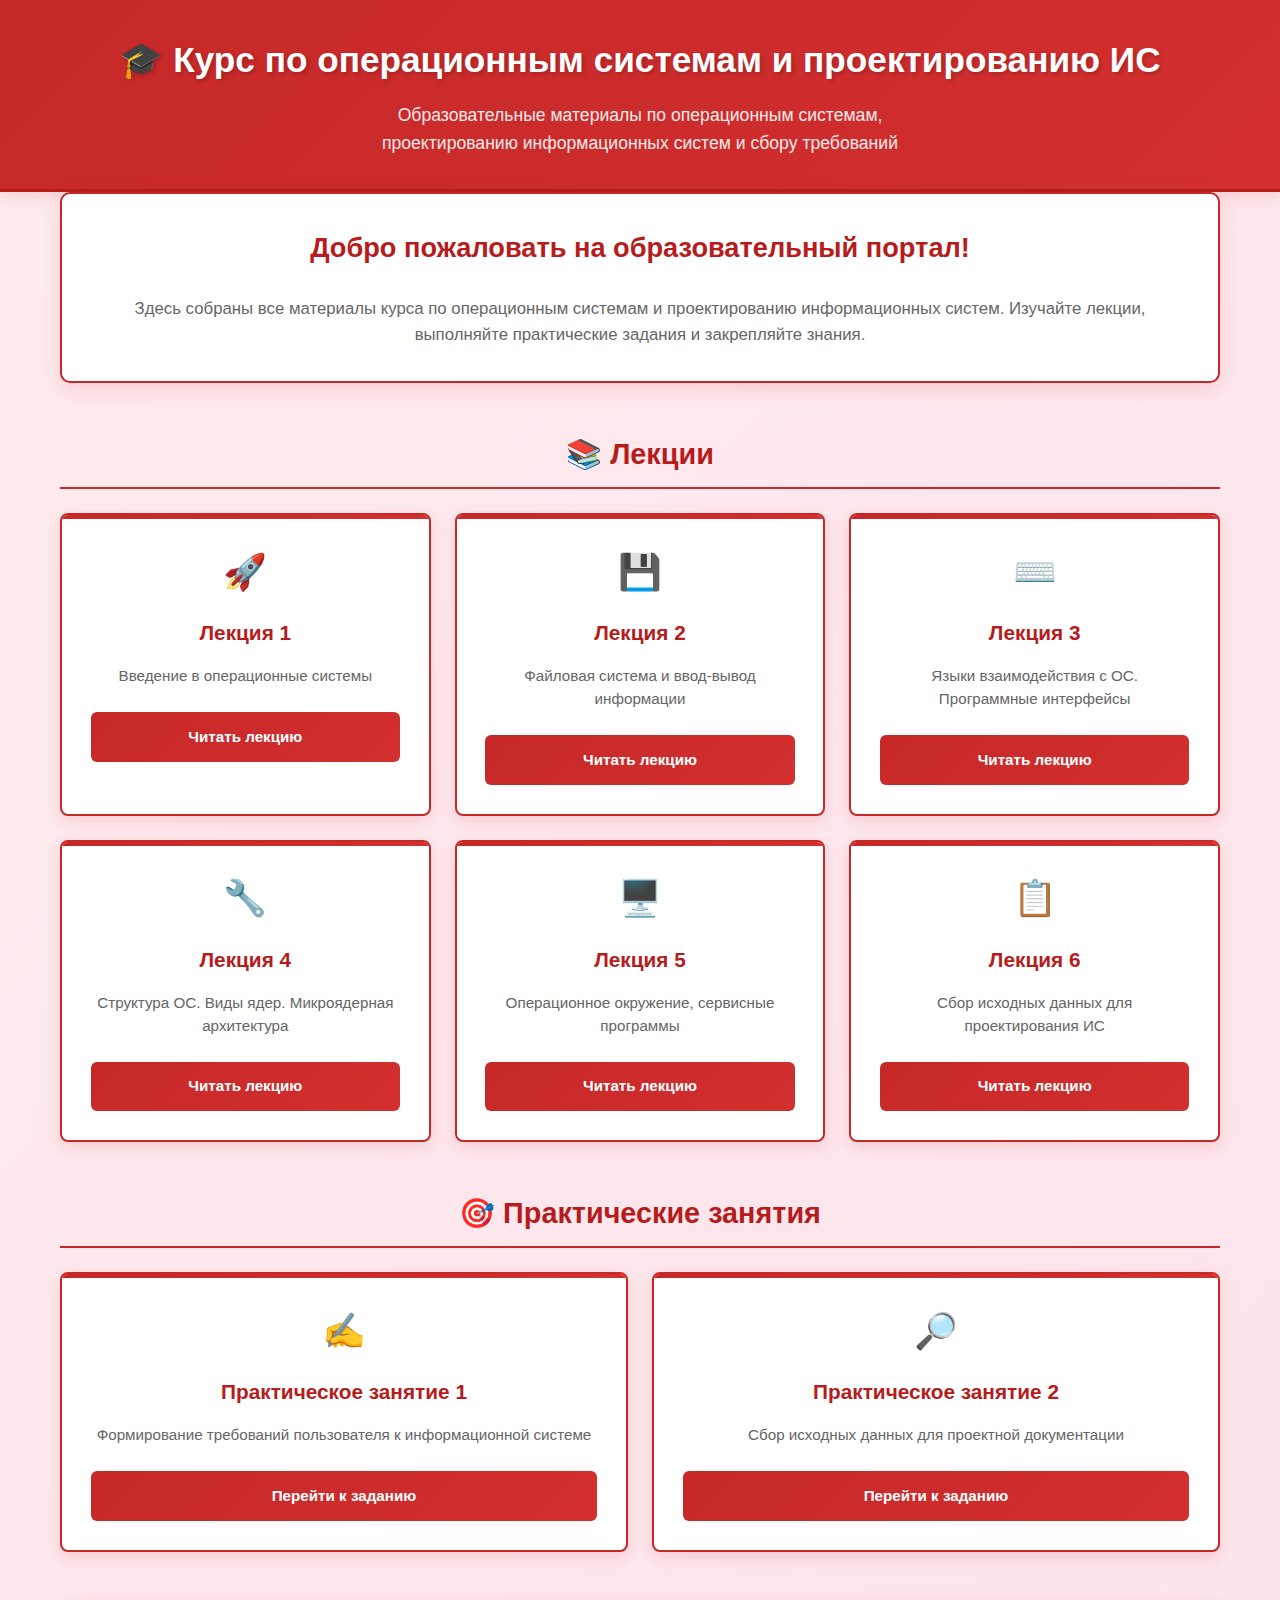
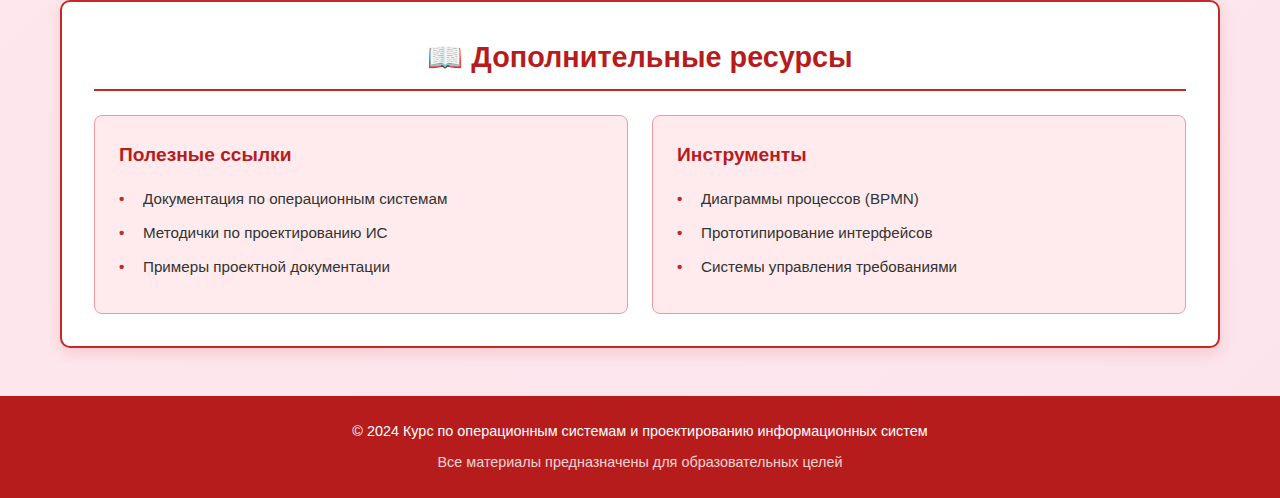
<file: index.html>
<!DOCTYPE html>
<html lang="ru">
<head>
    <meta charset="UTF-8">
    <meta name="viewport" content="width=device-width, initial-scale=1.0">
    <title>Курс по операционным системам и проектированию ИС</title>
    <link rel="stylesheet" href="style.css">
</head>
<body>
    <header>
        <div class="container">
            <h1>🎓 Курс по операционным системам и проектированию ИС</h1>
            <p>Образовательные материалы по операционным системам, проектированию информационных систем и сбору требований</p>
        </div>
    </header>

    <main class="container">
        <section class="intro-section">
            <div class="welcome-card">
                <h2>Добро пожаловать на образовательный портал!</h2>
                <p>Здесь собраны все материалы курса по операционным системам и проектированию информационных систем. Изучайте лекции, выполняйте практические задания и закрепляйте знания.</p>
            </div>
        </section>

        <section class="lectures-section">
            <h2>📚 Лекции</h2>
            <div class="cards-grid">
                <div class="card">
                    <div class="card-icon">🚀</div>
                    <h3>Лекция 1</h3>
                    <p>Введение в операционные системы</p>
                    <a href="lectures/lecture1.html" class="btn">Читать лекцию</a>
                </div>
                <div class="card">
                    <div class="card-icon">💾</div>
                    <h3>Лекция 2</h3>
                    <p>Файловая система и ввод-вывод информации</p>
                    <a href="lectures/lecture2.html" class="btn">Читать лекцию</a>
                </div>
                <div class="card">
                    <div class="card-icon">⌨️</div>
                    <h3>Лекция 3</h3>
                    <p>Языки взаимодействия с ОС. Программные интерфейсы</p>
                    <a href="lectures/lecture3.html" class="btn">Читать лекцию</a>
                </div>
                <div class="card">
                    <div class="card-icon">🔧</div>
                    <h3>Лекция 4</h3>
                    <p>Структура ОС. Виды ядер. Микроядерная архитектура</p>
                    <a href="lectures/lecture4.html" class="btn">Читать лекцию</a>
                </div>
                <div class="card">
                    <div class="card-icon">🖥️</div>
                    <h3>Лекция 5</h3>
                    <p>Операционное окружение, сервисные программы</p>
                    <a href="lectures/lecture5.html" class="btn">Читать лекцию</a>
                </div>
                <div class="card">
                    <div class="card-icon">📋</div>
                    <h3>Лекция 6</h3>
                    <p>Сбор исходных данных для проектирования ИС</p>
                    <a href="lectures/lecture6.html" class="btn">Читать лекцию</a>
                </div>
            </div>
        </section>

        <section class="practical-section">
            <h2>🎯 Практические занятия</h2>
            <div class="cards-grid">
                <div class="card">
                    <div class="card-icon">✍️</div>
                    <h3>Практическое занятие 1</h3>
                    <p>Формирование требований пользователя к информационной системе</p>
                    <a href="practical/practical1.html" class="btn">Перейти к заданию</a>
                </div>
                <div class="card">
                    <div class="card-icon">🔎</div>
                    <h3>Практическое занятие 2</h3>
                    <p>Сбор исходных данных для проектной документации</p>
                    <a href="practical/practical2.html" class="btn">Перейти к заданию</a>
                </div>
            </div>
        </section>

        <section class="resources-section">
            <h2>📖 Дополнительные ресурсы</h2>
            <div class="resources-grid">
                <div class="resource-card">
                    <h3>Полезные ссылки</h3>
                    <ul>
                        <li><a href="#">Документация по операционным системам</a></li>
                        <li><a href="#">Методички по проектированию ИС</a></li>
                        <li><a href="#">Примеры проектной документации</a></li>
                    </ul>
                </div>
                <div class="resource-card">
                    <h3>Инструменты</h3>
                    <ul>
                        <li><a href="#">Диаграммы процессов (BPMN)</a></li>
                        <li><a href="#">Прототипирование интерфейсов</a></li>
                        <li><a href="#">Системы управления требованиями</a></li>
                    </ul>
                </div>
            </div>
        </section>
    </main>

    <footer>
        <div class="container">
            <p>&copy; 2024 Курс по операционным системам и проектированию информационных систем</p>
            <p>Все материалы предназначены для образовательных целей</p>
        </div>
    </footer>
</body>
</html>
</file>
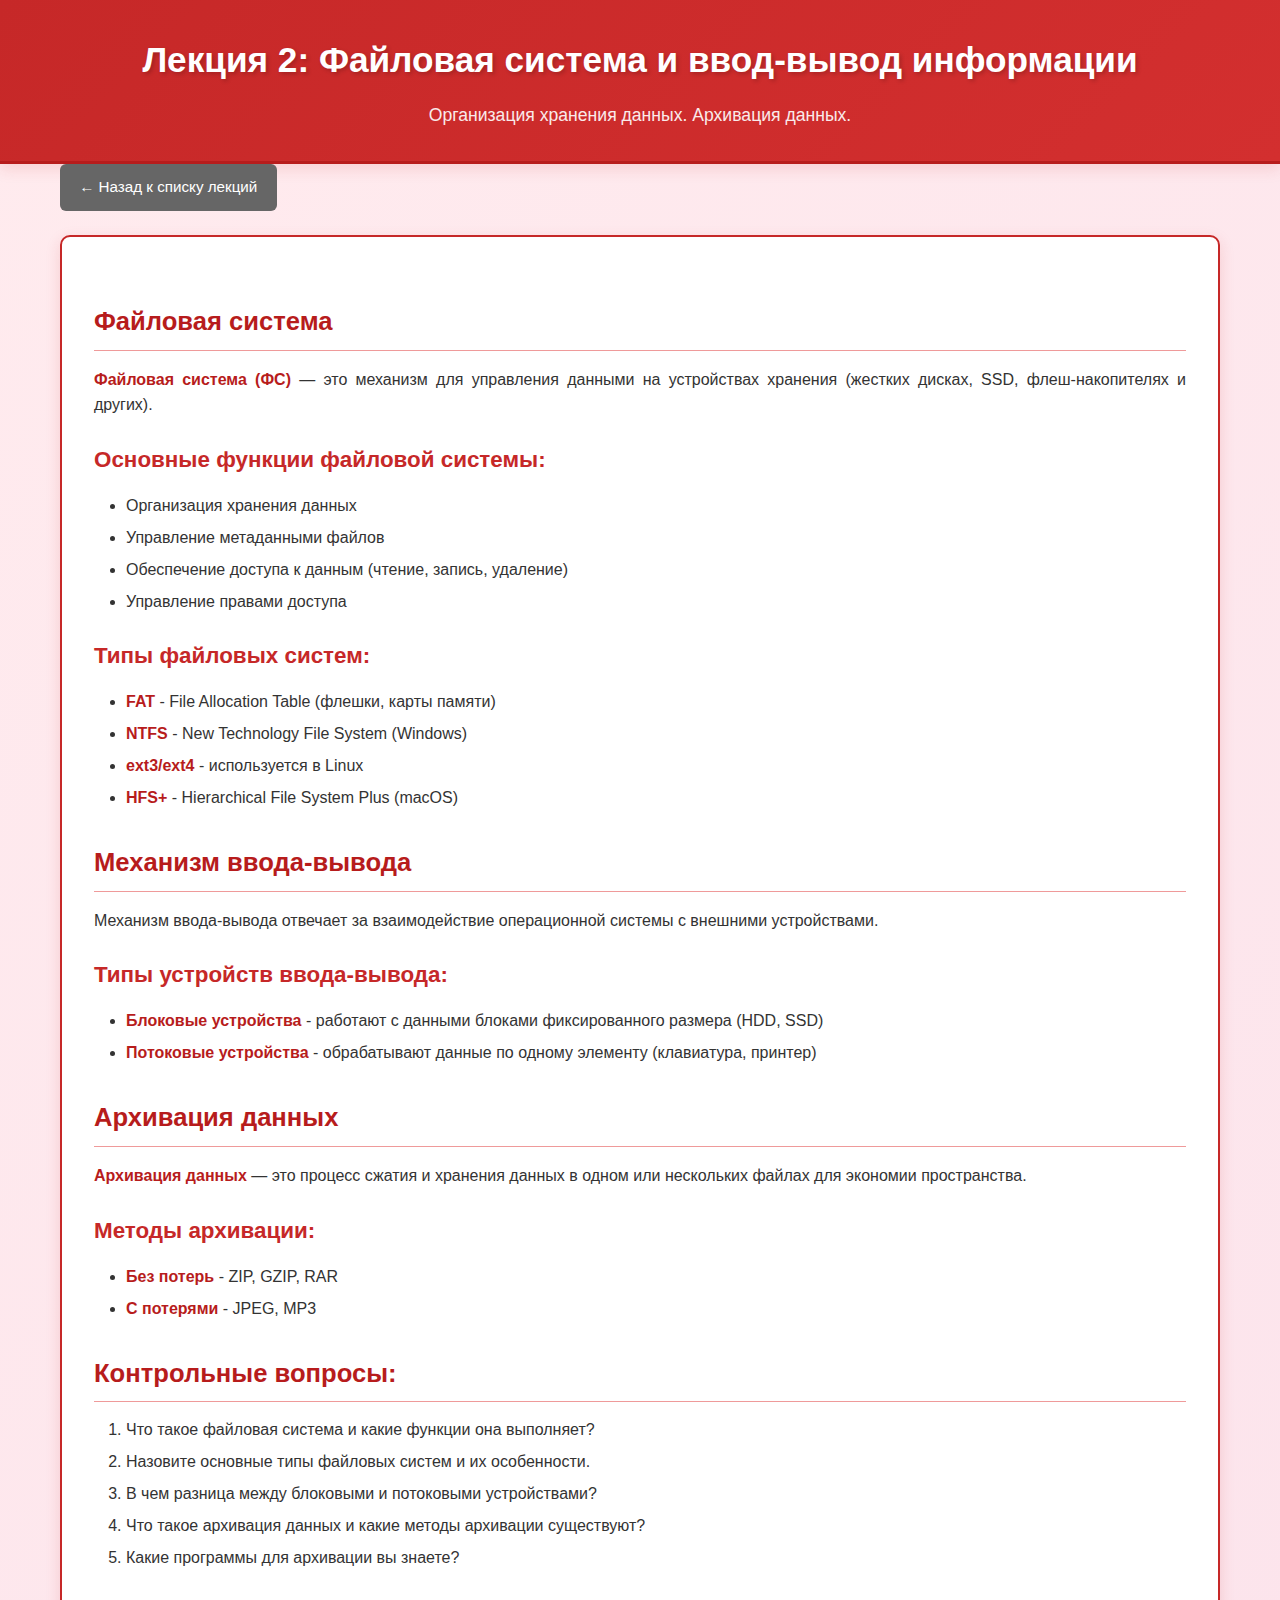
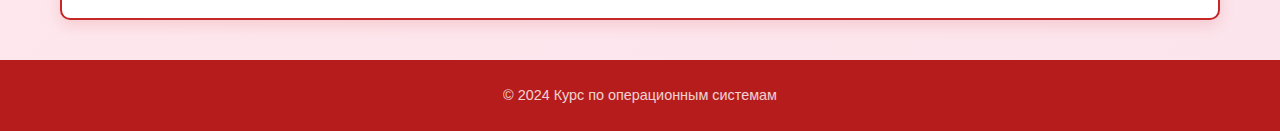
<file: lectures/deepseek_html_20251020_31ac77.html>
<!DOCTYPE html>
<html lang="ru">
<head>
    <meta charset="UTF-8">
    <meta name="viewport" content="width=device-width, initial-scale=1.0">
    <title>Лекция 2 - Файловая система и ввод-вывод</title>
    <link rel="stylesheet" href="../style.css">
</head>
<body>
    <header>
        <div class="container">
            <h1>Лекция 2: Файловая система и ввод-вывод информации</h1>
            <p>Организация хранения данных. Архивация данных.</p>
        </div>
    </header>

    <main class="container">
        <a href="../index.html" class="back-btn">← Назад к списку лекций</a>
        
        <div class="lecture-content">
            <h2>Файловая система</h2>
            <p><strong>Файловая система (ФС)</strong> — это механизм для управления данными на устройствах хранения (жестких дисках, SSD, флеш-накопителях и других).</p>
            
            <h3>Основные функции файловой системы:</h3>
            <ul>
                <li>Организация хранения данных</li>
                <li>Управление метаданными файлов</li>
                <li>Обеспечение доступа к данным (чтение, запись, удаление)</li>
                <li>Управление правами доступа</li>
            </ul>
            
            <h3>Типы файловых систем:</h3>
            <ul>
                <li><strong>FAT</strong> - File Allocation Table (флешки, карты памяти)</li>
                <li><strong>NTFS</strong> - New Technology File System (Windows)</li>
                <li><strong>ext3/ext4</strong> - используется в Linux</li>
                <li><strong>HFS+</strong> - Hierarchical File System Plus (macOS)</li>
            </ul>
            
            <h2>Механизм ввода-вывода</h2>
            <p>Механизм ввода-вывода отвечает за взаимодействие операционной системы с внешними устройствами.</p>
            
            <h3>Типы устройств ввода-вывода:</h3>
            <ul>
                <li><strong>Блоковые устройства</strong> - работают с данными блоками фиксированного размера (HDD, SSD)</li>
                <li><strong>Потоковые устройства</strong> - обрабатывают данные по одному элементу (клавиатура, принтер)</li>
            </ul>
            
            <h2>Архивация данных</h2>
            <p><strong>Архивация данных</strong> — это процесс сжатия и хранения данных в одном или нескольких файлах для экономии пространства.</p>
            
            <h3>Методы архивации:</h3>
            <ul>
                <li><strong>Без потерь</strong> - ZIP, GZIP, RAR</li>
                <li><strong>С потерями</strong> - JPEG, MP3</li>
            </ul>
            
            <h2>Контрольные вопросы:</h2>
            <ol>
                <li>Что такое файловая система и какие функции она выполняет?</li>
                <li>Назовите основные типы файловых систем и их особенности.</li>
                <li>В чем разница между блоковыми и потоковыми устройствами?</li>
                <li>Что такое архивация данных и какие методы архивации существуют?</li>
                <li>Какие программы для архивации вы знаете?</li>
            </ol>
        </div>
    </main>

    <footer>
        <div class="container">
            <p>&copy; 2024 Курс по операционным системам</p>
        </div>
    </footer>
</body>
</html>
</file>
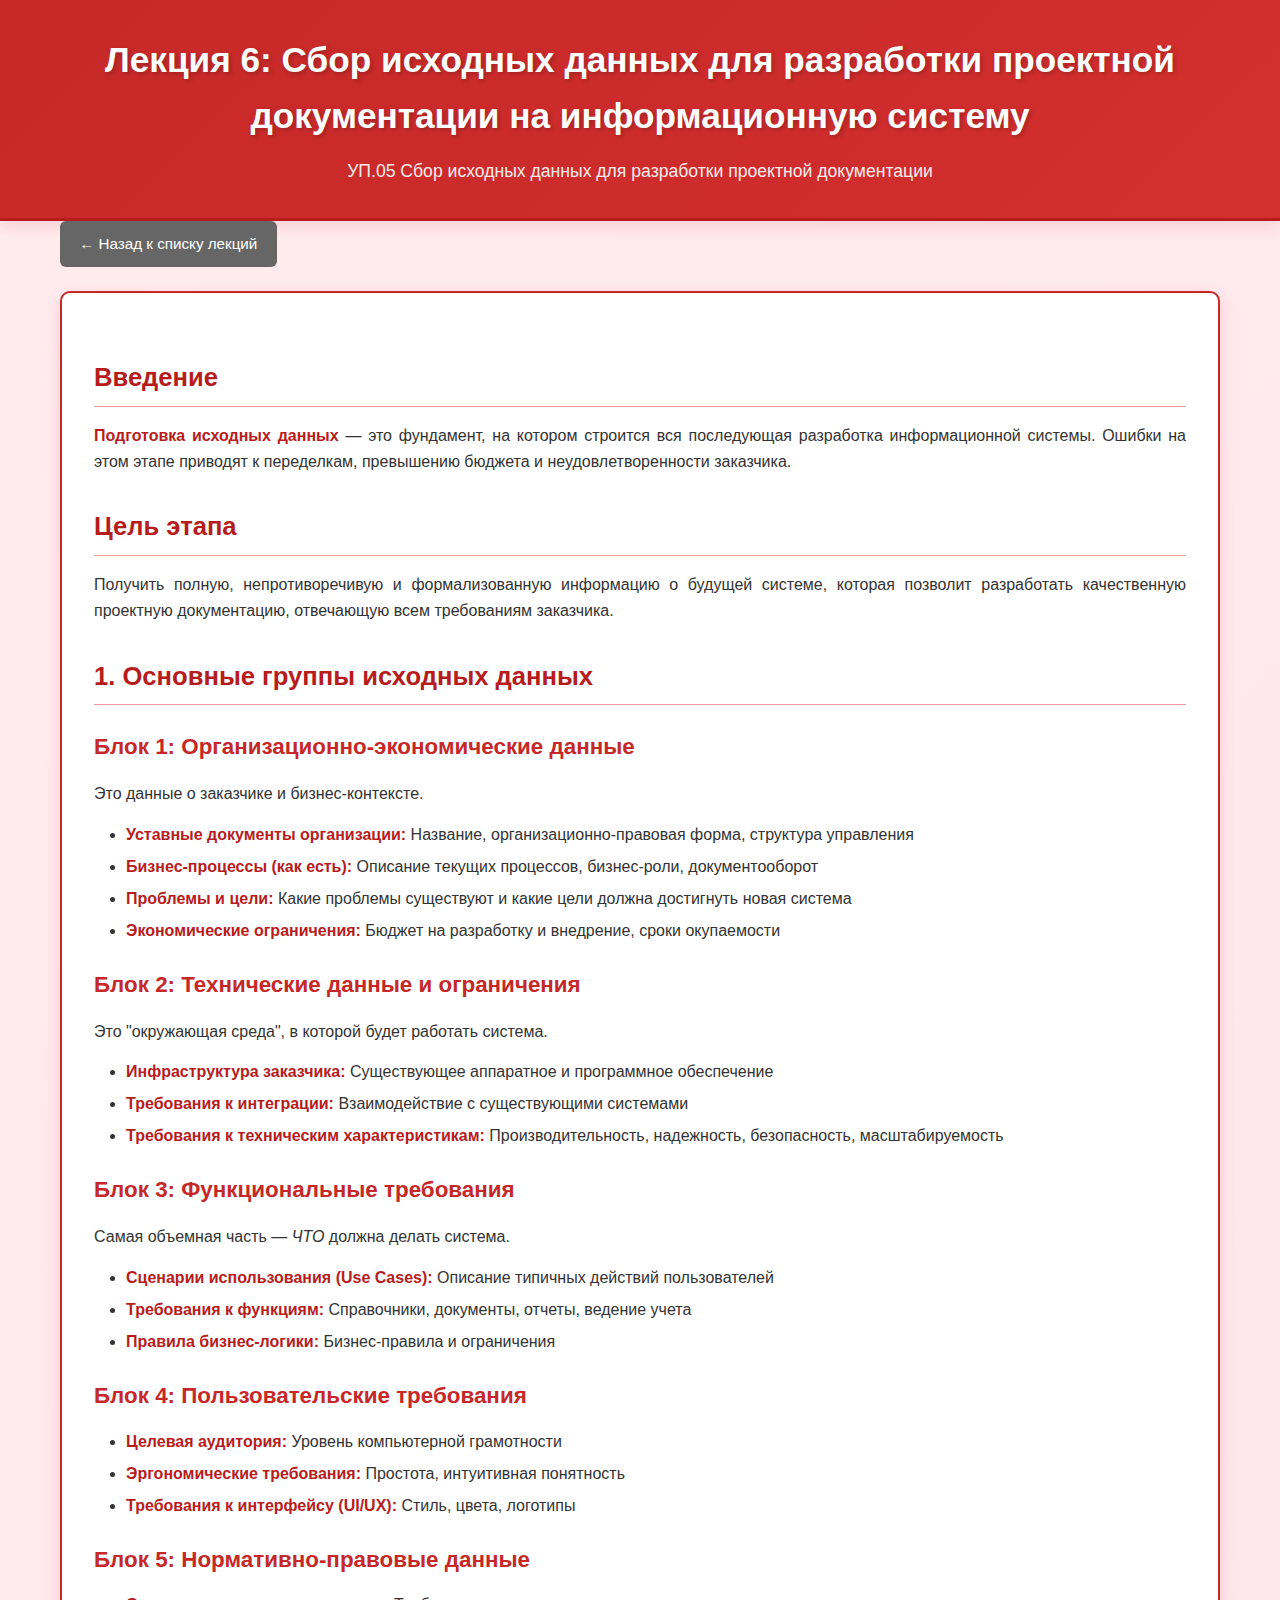
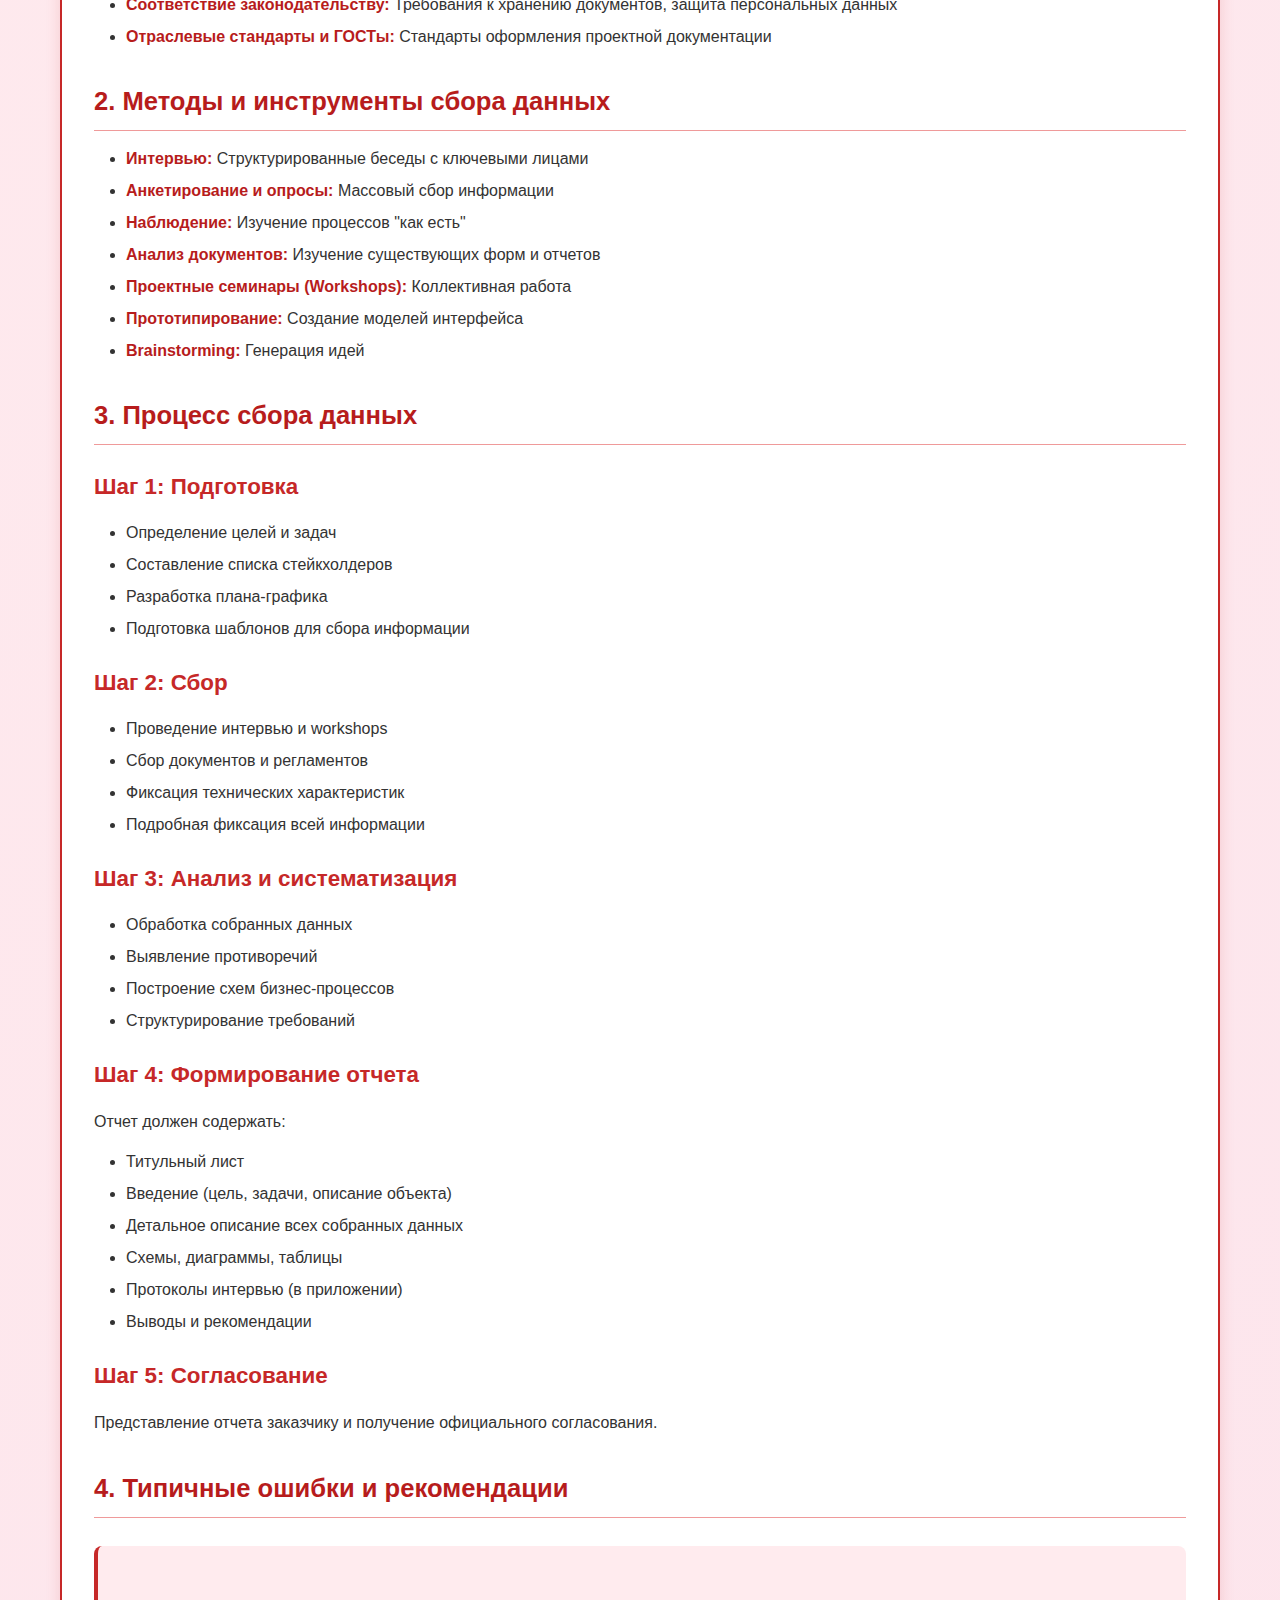
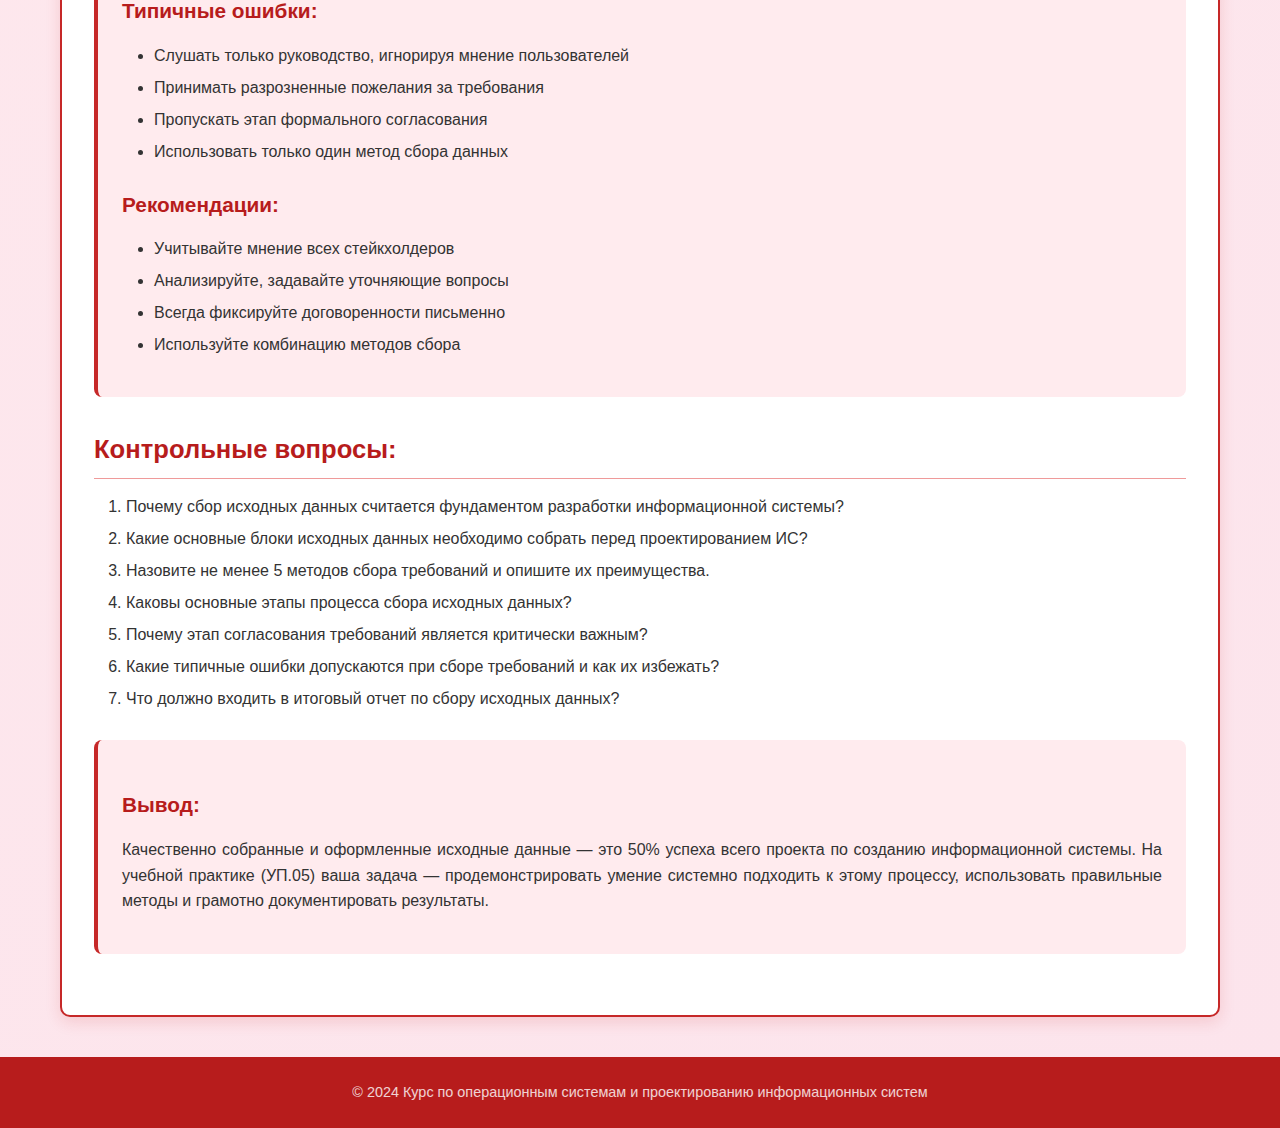
<file: lectures/deepseek_html_20251020_490503.html>
<!DOCTYPE html>
<html lang="ru">
<head>
    <meta charset="UTF-8">
    <meta name="viewport" content="width=device-width, initial-scale=1.0">
    <title>Лекция 6 - Сбор исходных данных для проектирования ИС</title>
    <link rel="stylesheet" href="../style.css">
</head>
<body>
    <header>
        <div class="container">
            <h1>Лекция 6: Сбор исходных данных для разработки проектной документации на информационную систему</h1>
            <p>УП.05 Сбор исходных данных для разработки проектной документации</p>
        </div>
    </header>

    <main class="container">
        <a href="../index.html" class="back-btn">← Назад к списку лекций</a>
        
        <div class="lecture-content">
            <h2>Введение</h2>
            <p><strong>Подготовка исходных данных</strong> — это фундамент, на котором строится вся последующая разработка информационной системы. Ошибки на этом этапе приводят к переделкам, превышению бюджета и неудовлетворенности заказчика.</p>
            
            <h2>Цель этапа</h2>
            <p>Получить полную, непротиворечивую и формализованную информацию о будущей системе, которая позволит разработать качественную проектную документацию, отвечающую всем требованиям заказчика.</p>
            
            <h2>1. Основные группы исходных данных</h2>
            
            <h3>Блок 1: Организационно-экономические данные</h3>
            <p>Это данные о заказчике и бизнес-контексте.</p>
            <ul>
                <li><strong>Уставные документы организации:</strong> Название, организационно-правовая форма, структура управления</li>
                <li><strong>Бизнес-процессы (как есть):</strong> Описание текущих процессов, бизнес-роли, документооборот</li>
                <li><strong>Проблемы и цели:</strong> Какие проблемы существуют и какие цели должна достигнуть новая система</li>
                <li><strong>Экономические ограничения:</strong> Бюджет на разработку и внедрение, сроки окупаемости</li>
            </ul>
            
            <h3>Блок 2: Технические данные и ограничения</h3>
            <p>Это "окружающая среда", в которой будет работать система.</p>
            <ul>
                <li><strong>Инфраструктура заказчика:</strong> Существующее аппаратное и программное обеспечение</li>
                <li><strong>Требования к интеграции:</strong> Взаимодействие с существующими системами</li>
                <li><strong>Требования к техническим характеристикам:</strong> Производительность, надежность, безопасность, масштабируемость</li>
            </ul>
            
            <h3>Блок 3: Функциональные требования</h3>
            <p>Самая объемная часть — <em>ЧТО</em> должна делать система.</p>
            <ul>
                <li><strong>Сценарии использования (Use Cases):</strong> Описание типичных действий пользователей</li>
                <li><strong>Требования к функциям:</strong> Справочники, документы, отчеты, ведение учета</li>
                <li><strong>Правила бизнес-логики:</strong> Бизнес-правила и ограничения</li>
            </ul>
            
            <h3>Блок 4: Пользовательские требования</h3>
            <ul>
                <li><strong>Целевая аудитория:</strong> Уровень компьютерной грамотности</li>
                <li><strong>Эргономические требования:</strong> Простота, интуитивная понятность</li>
                <li><strong>Требования к интерфейсу (UI/UX):</strong> Стиль, цвета, логотипы</li>
            </ul>
            
            <h3>Блок 5: Нормативно-правовые данные</h3>
            <ul>
                <li><strong>Соответствие законодательству:</strong> Требования к хранению документов, защита персональных данных</li>
                <li><strong>Отраслевые стандарты и ГОСТы:</strong> Стандарты оформления проектной документации</li>
            </ul>
            
            <h2>2. Методы и инструменты сбора данных</h2>
            <ul>
                <li><strong>Интервью:</strong> Структурированные беседы с ключевыми лицами</li>
                <li><strong>Анкетирование и опросы:</strong> Массовый сбор информации</li>
                <li><strong>Наблюдение:</strong> Изучение процессов "как есть"</li>
                <li><strong>Анализ документов:</strong> Изучение существующих форм и отчетов</li>
                <li><strong>Проектные семинары (Workshops):</strong> Коллективная работа</li>
                <li><strong>Прототипирование:</strong> Создание моделей интерфейса</li>
                <li><strong>Brainstorming:</strong> Генерация идей</li>
            </ul>
            
            <h2>3. Процесс сбора данных</h2>
            
            <h3>Шаг 1: Подготовка</h3>
            <ul>
                <li>Определение целей и задач</li>
                <li>Составление списка стейкхолдеров</li>
                <li>Разработка плана-графика</li>
                <li>Подготовка шаблонов для сбора информации</li>
            </ul>
            
            <h3>Шаг 2: Сбор</h3>
            <ul>
                <li>Проведение интервью и workshops</li>
                <li>Сбор документов и регламентов</li>
                <li>Фиксация технических характеристик</li>
                <li>Подробная фиксация всей информации</li>
            </ul>
            
            <h3>Шаг 3: Анализ и систематизация</h3>
            <ul>
                <li>Обработка собранных данных</li>
                <li>Выявление противоречий</li>
                <li>Построение схем бизнес-процессов</li>
                <li>Структурирование требований</li>
            </ul>
            
            <h3>Шаг 4: Формирование отчета</h3>
            <p>Отчет должен содержать:</p>
            <ul>
                <li>Титульный лист</li>
                <li>Введение (цель, задачи, описание объекта)</li>
                <li>Детальное описание всех собранных данных</li>
                <li>Схемы, диаграммы, таблицы</li>
                <li>Протоколы интервью (в приложении)</li>
                <li>Выводы и рекомендации</li>
            </ul>
            
            <h3>Шаг 5: Согласование</h3>
            <p>Представление отчета заказчику и получение официального согласования.</p>
            
            <h2>4. Типичные ошибки и рекомендации</h2>
            
            <div class="questions-block">
                <h3>Типичные ошибки:</h3>
                <ul>
                    <li>Слушать только руководство, игнорируя мнение пользователей</li>
                    <li>Принимать разрозненные пожелания за требования</li>
                    <li>Пропускать этап формального согласования</li>
                    <li>Использовать только один метод сбора данных</li>
                </ul>
                
                <h3>Рекомендации:</h3>
                <ul>
                    <li>Учитывайте мнение всех стейкхолдеров</li>
                    <li>Анализируйте, задавайте уточняющие вопросы</li>
                    <li>Всегда фиксируйте договоренности письменно</li>
                    <li>Используйте комбинацию методов сбора</li>
                </ul>
            </div>
            
            <h2>Контрольные вопросы:</h2>
            <ol>
                <li>Почему сбор исходных данных считается фундаментом разработки информационной системы?</li>
                <li>Какие основные блоки исходных данных необходимо собрать перед проектированием ИС?</li>
                <li>Назовите не менее 5 методов сбора требований и опишите их преимущества.</li>
                <li>Каковы основные этапы процесса сбора исходных данных?</li>
                <li>Почему этап согласования требований является критически важным?</li>
                <li>Какие типичные ошибки допускаются при сборе требований и как их избежать?</li>
                <li>Что должно входить в итоговый отчет по сбору исходных данных?</li>
            </ol>
            
            <div class="questions-block">
                <h3>Вывод:</h3>
                <p>Качественно собранные и оформленные исходные данные — это 50% успеха всего проекта по созданию информационной системы. На учебной практике (УП.05) ваша задача — продемонстрировать умение системно подходить к этому процессу, использовать правильные методы и грамотно документировать результаты.</p>
            </div>
        </div>
    </main>

    <footer>
        <div class="container">
            <p>&copy; 2024 Курс по операционным системам и проектированию информационных систем</p>
        </div>
    </footer>
</body>
</html>
</file>
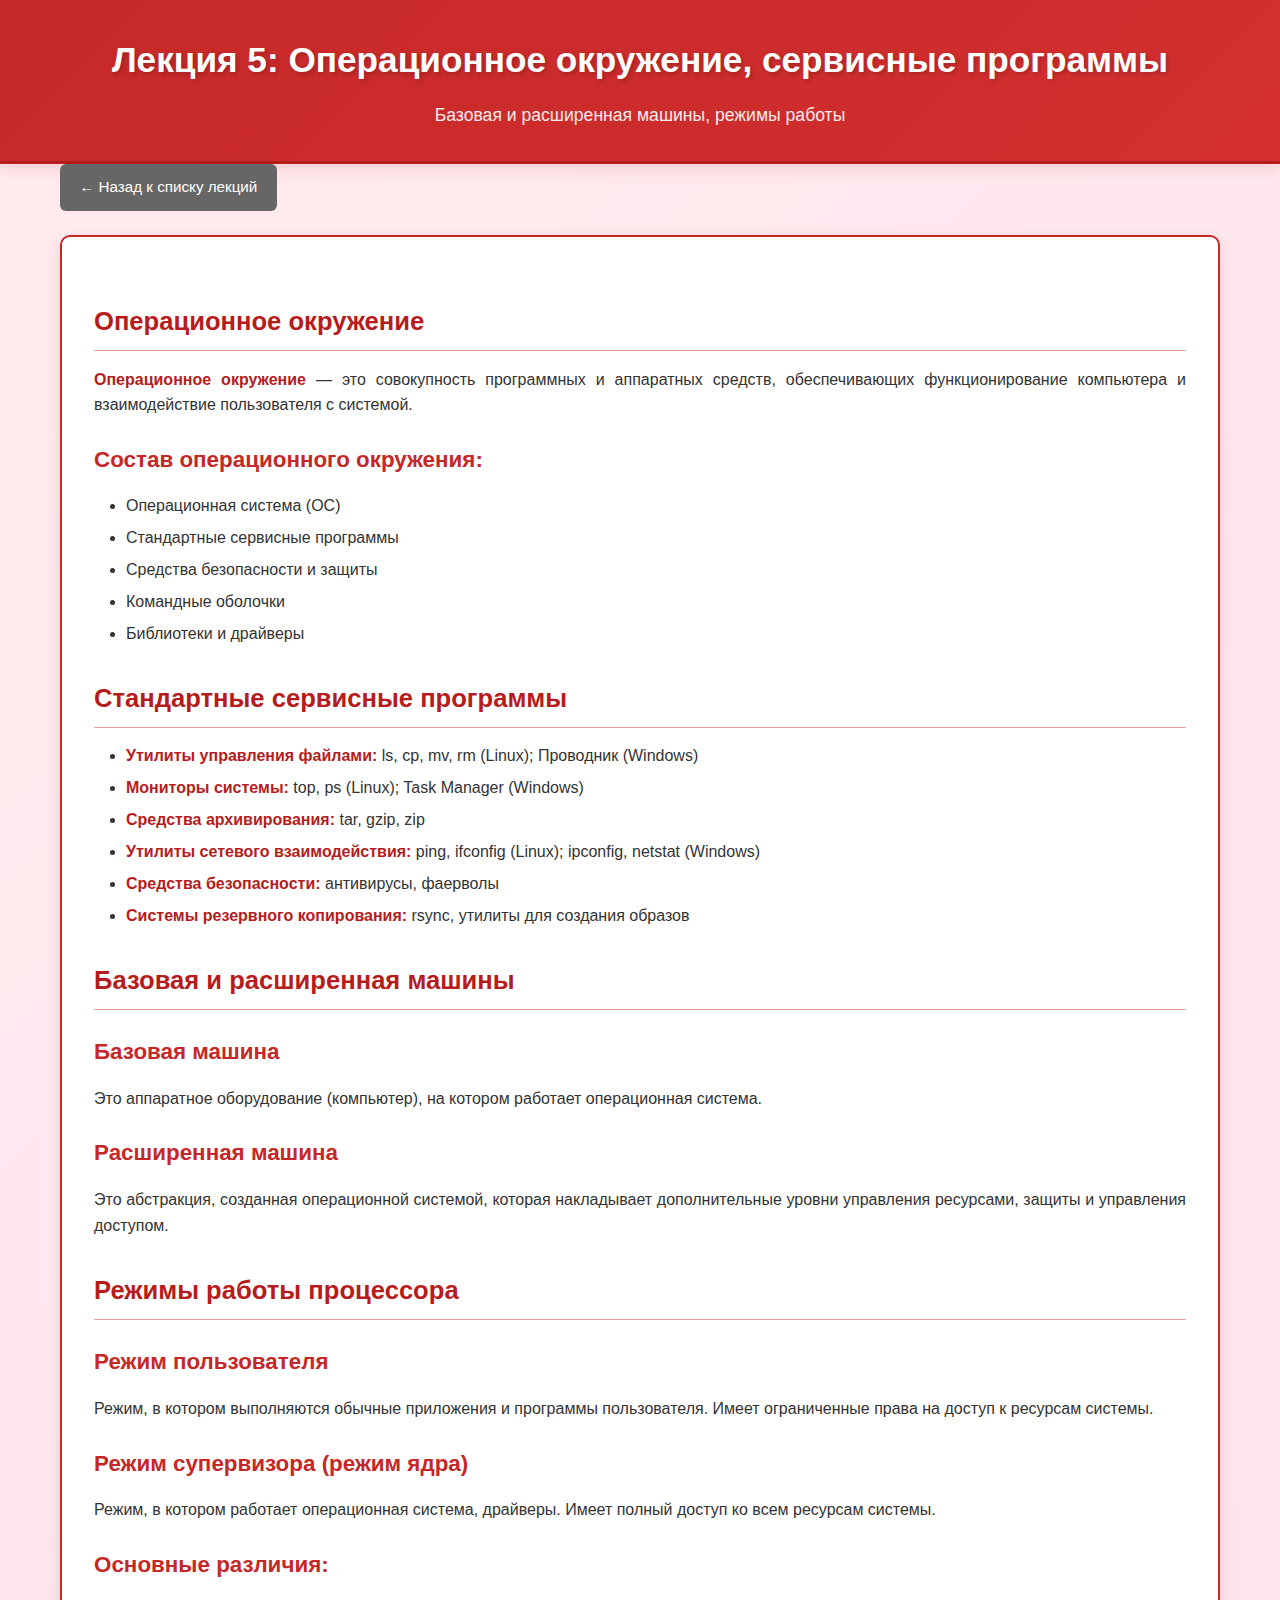
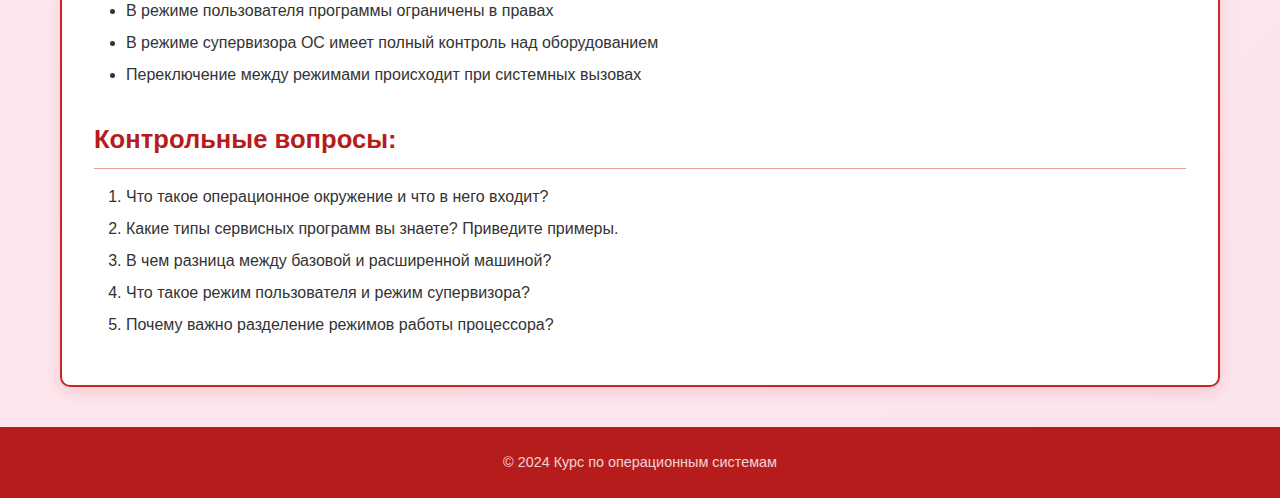
<file: lectures/deepseek_html_20251020_4cf148.html>
<!DOCTYPE html>
<html lang="ru">
<head>
    <meta charset="UTF-8">
    <meta name="viewport" content="width=device-width, initial-scale=1.0">
    <title>Лекция 5 - Операционное окружение</title>
    <link rel="stylesheet" href="../style.css">
</head>
<body>
    <header>
        <div class="container">
            <h1>Лекция 5: Операционное окружение, сервисные программы</h1>
            <p>Базовая и расширенная машины, режимы работы</p>
        </div>
    </header>

    <main class="container">
        <a href="../index.html" class="back-btn">← Назад к списку лекций</a>
        
        <div class="lecture-content">
            <h2>Операционное окружение</h2>
            <p><strong>Операционное окружение</strong> — это совокупность программных и аппаратных средств, обеспечивающих функционирование компьютера и взаимодействие пользователя с системой.</p>
            
            <h3>Состав операционного окружения:</h3>
            <ul>
                <li>Операционная система (ОС)</li>
                <li>Стандартные сервисные программы</li>
                <li>Средства безопасности и защиты</li>
                <li>Командные оболочки</li>
                <li>Библиотеки и драйверы</li>
            </ul>
            
            <h2>Стандартные сервисные программы</h2>
            <ul>
                <li><strong>Утилиты управления файлами:</strong> ls, cp, mv, rm (Linux); Проводник (Windows)</li>
                <li><strong>Мониторы системы:</strong> top, ps (Linux); Task Manager (Windows)</li>
                <li><strong>Средства архивирования:</strong> tar, gzip, zip</li>
                <li><strong>Утилиты сетевого взаимодействия:</strong> ping, ifconfig (Linux); ipconfig, netstat (Windows)</li>
                <li><strong>Средства безопасности:</strong> антивирусы, фаерволы</li>
                <li><strong>Системы резервного копирования:</strong> rsync, утилиты для создания образов</li>
            </ul>
            
            <h2>Базовая и расширенная машины</h2>
            
            <h3>Базовая машина</h3>
            <p>Это аппаратное оборудование (компьютер), на котором работает операционная система.</p>
            
            <h3>Расширенная машина</h3>
            <p>Это абстракция, созданная операционной системой, которая накладывает дополнительные уровни управления ресурсами, защиты и управления доступом.</p>
            
            <h2>Режимы работы процессора</h2>
            
            <h3>Режим пользователя</h3>
            <p>Режим, в котором выполняются обычные приложения и программы пользователя. Имеет ограниченные права на доступ к ресурсам системы.</p>
            
            <h3>Режим супервизора (режим ядра)</h3>
            <p>Режим, в котором работает операционная система, драйверы. Имеет полный доступ ко всем ресурсам системы.</p>
            
            <h3>Основные различия:</h3>
            <ul>
                <li>В режиме пользователя программы ограничены в правах</li>
                <li>В режиме супервизора ОС имеет полный контроль над оборудованием</li>
                <li>Переключение между режимами происходит при системных вызовах</li>
            </ul>
            
            <h2>Контрольные вопросы:</h2>
            <ol>
                <li>Что такое операционное окружение и что в него входит?</li>
                <li>Какие типы сервисных программ вы знаете? Приведите примеры.</li>
                <li>В чем разница между базовой и расширенной машиной?</li>
                <li>Что такое режим пользователя и режим супервизора?</li>
                <li>Почему важно разделение режимов работы процессора?</li>
            </ol>
        </div>
    </main>

    <footer>
        <div class="container">
            <p>&copy; 2024 Курс по операционным системам</p>
        </div>
    </footer>
</body>
</html>
</file>
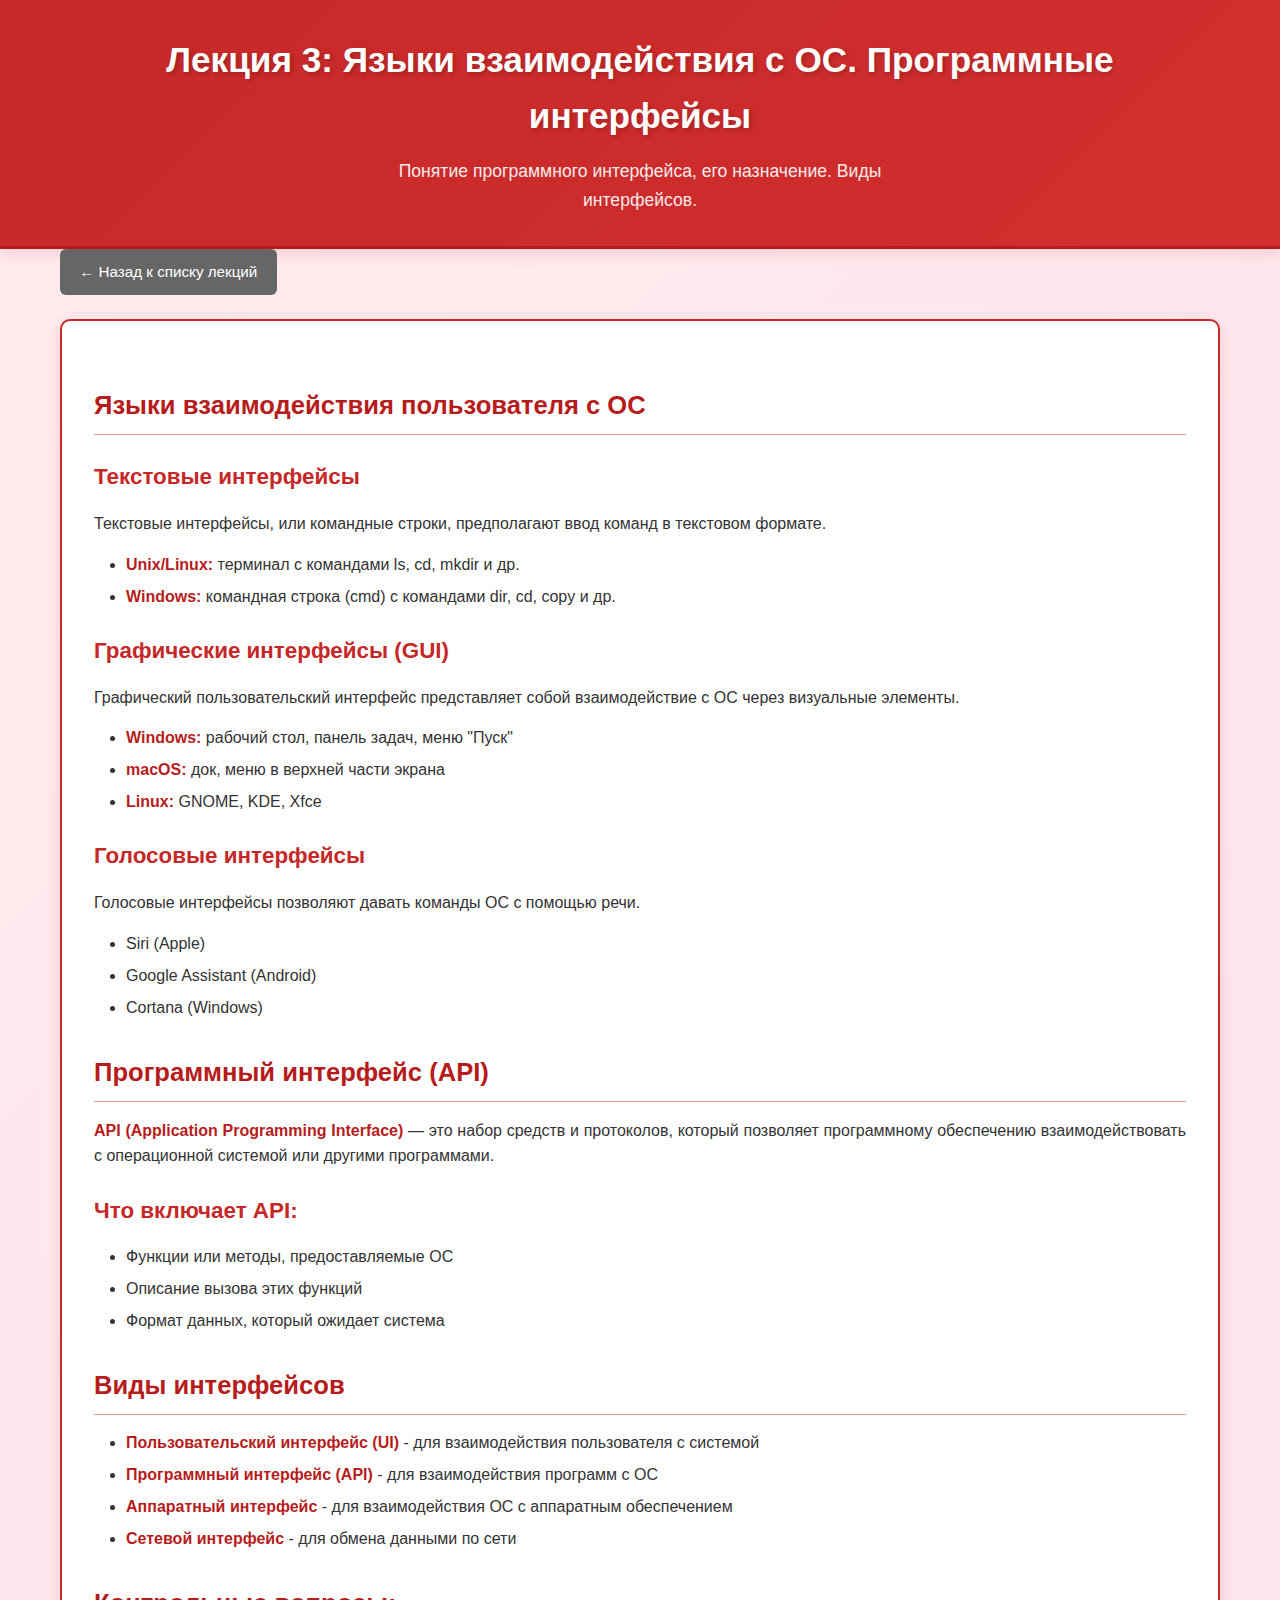
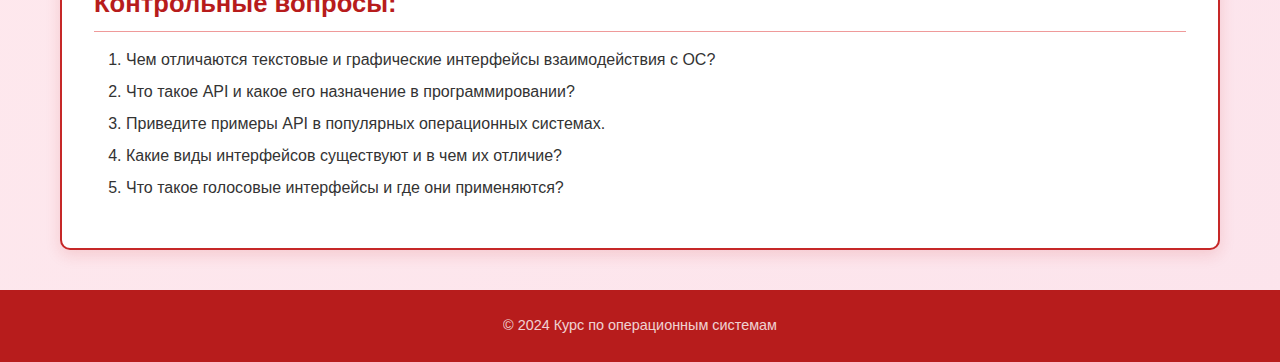
<file: lectures/deepseek_html_20251020_5641e1.html>
<!DOCTYPE html>
<html lang="ru">
<head>
    <meta charset="UTF-8">
    <meta name="viewport" content="width=device-width, initial-scale=1.0">
    <title>Лекция 3 - Языки взаимодействия с ОС</title>
    <link rel="stylesheet" href="../style.css">
</head>
<body>
    <header>
        <div class="container">
            <h1>Лекция 3: Языки взаимодействия с ОС. Программные интерфейсы</h1>
            <p>Понятие программного интерфейса, его назначение. Виды интерфейсов.</p>
        </div>
    </header>

    <main class="container">
        <a href="../index.html" class="back-btn">← Назад к списку лекций</a>
        
        <div class="lecture-content">
            <h2>Языки взаимодействия пользователя с ОС</h2>
            
            <h3>Текстовые интерфейсы</h3>
            <p>Текстовые интерфейсы, или командные строки, предполагают ввод команд в текстовом формате.</p>
            <ul>
                <li><strong>Unix/Linux:</strong> терминал с командами ls, cd, mkdir и др.</li>
                <li><strong>Windows:</strong> командная строка (cmd) с командами dir, cd, copy и др.</li>
            </ul>
            
            <h3>Графические интерфейсы (GUI)</h3>
            <p>Графический пользовательский интерфейс представляет собой взаимодействие с ОС через визуальные элементы.</p>
            <ul>
                <li><strong>Windows:</strong> рабочий стол, панель задач, меню "Пуск"</li>
                <li><strong>macOS:</strong> док, меню в верхней части экрана</li>
                <li><strong>Linux:</strong> GNOME, KDE, Xfce</li>
            </ul>
            
            <h3>Голосовые интерфейсы</h3>
            <p>Голосовые интерфейсы позволяют давать команды ОС с помощью речи.</p>
            <ul>
                <li>Siri (Apple)</li>
                <li>Google Assistant (Android)</li>
                <li>Cortana (Windows)</li>
            </ul>
            
            <h2>Программный интерфейс (API)</h2>
            <p><strong>API (Application Programming Interface)</strong> — это набор средств и протоколов, который позволяет программному обеспечению взаимодействовать с операционной системой или другими программами.</p>
            
            <h3>Что включает API:</h3>
            <ul>
                <li>Функции или методы, предоставляемые ОС</li>
                <li>Описание вызова этих функций</li>
                <li>Формат данных, который ожидает система</li>
            </ul>
            
            <h2>Виды интерфейсов</h2>
            <ul>
                <li><strong>Пользовательский интерфейс (UI)</strong> - для взаимодействия пользователя с системой</li>
                <li><strong>Программный интерфейс (API)</strong> - для взаимодействия программ с ОС</li>
                <li><strong>Аппаратный интерфейс</strong> - для взаимодействия ОС с аппаратным обеспечением</li>
                <li><strong>Сетевой интерфейс</strong> - для обмена данными по сети</li>
            </ul>
            
            <h2>Контрольные вопросы:</h2>
            <ol>
                <li>Чем отличаются текстовые и графические интерфейсы взаимодействия с ОС?</li>
                <li>Что такое API и какое его назначение в программировании?</li>
                <li>Приведите примеры API в популярных операционных системах.</li>
                <li>Какие виды интерфейсов существуют и в чем их отличие?</li>
                <li>Что такое голосовые интерфейсы и где они применяются?</li>
            </ol>
        </div>
    </main>

    <footer>
        <div class="container">
            <p>&copy; 2024 Курс по операционным системам</p>
        </div>
    </footer>
</body>
</html>
</file>
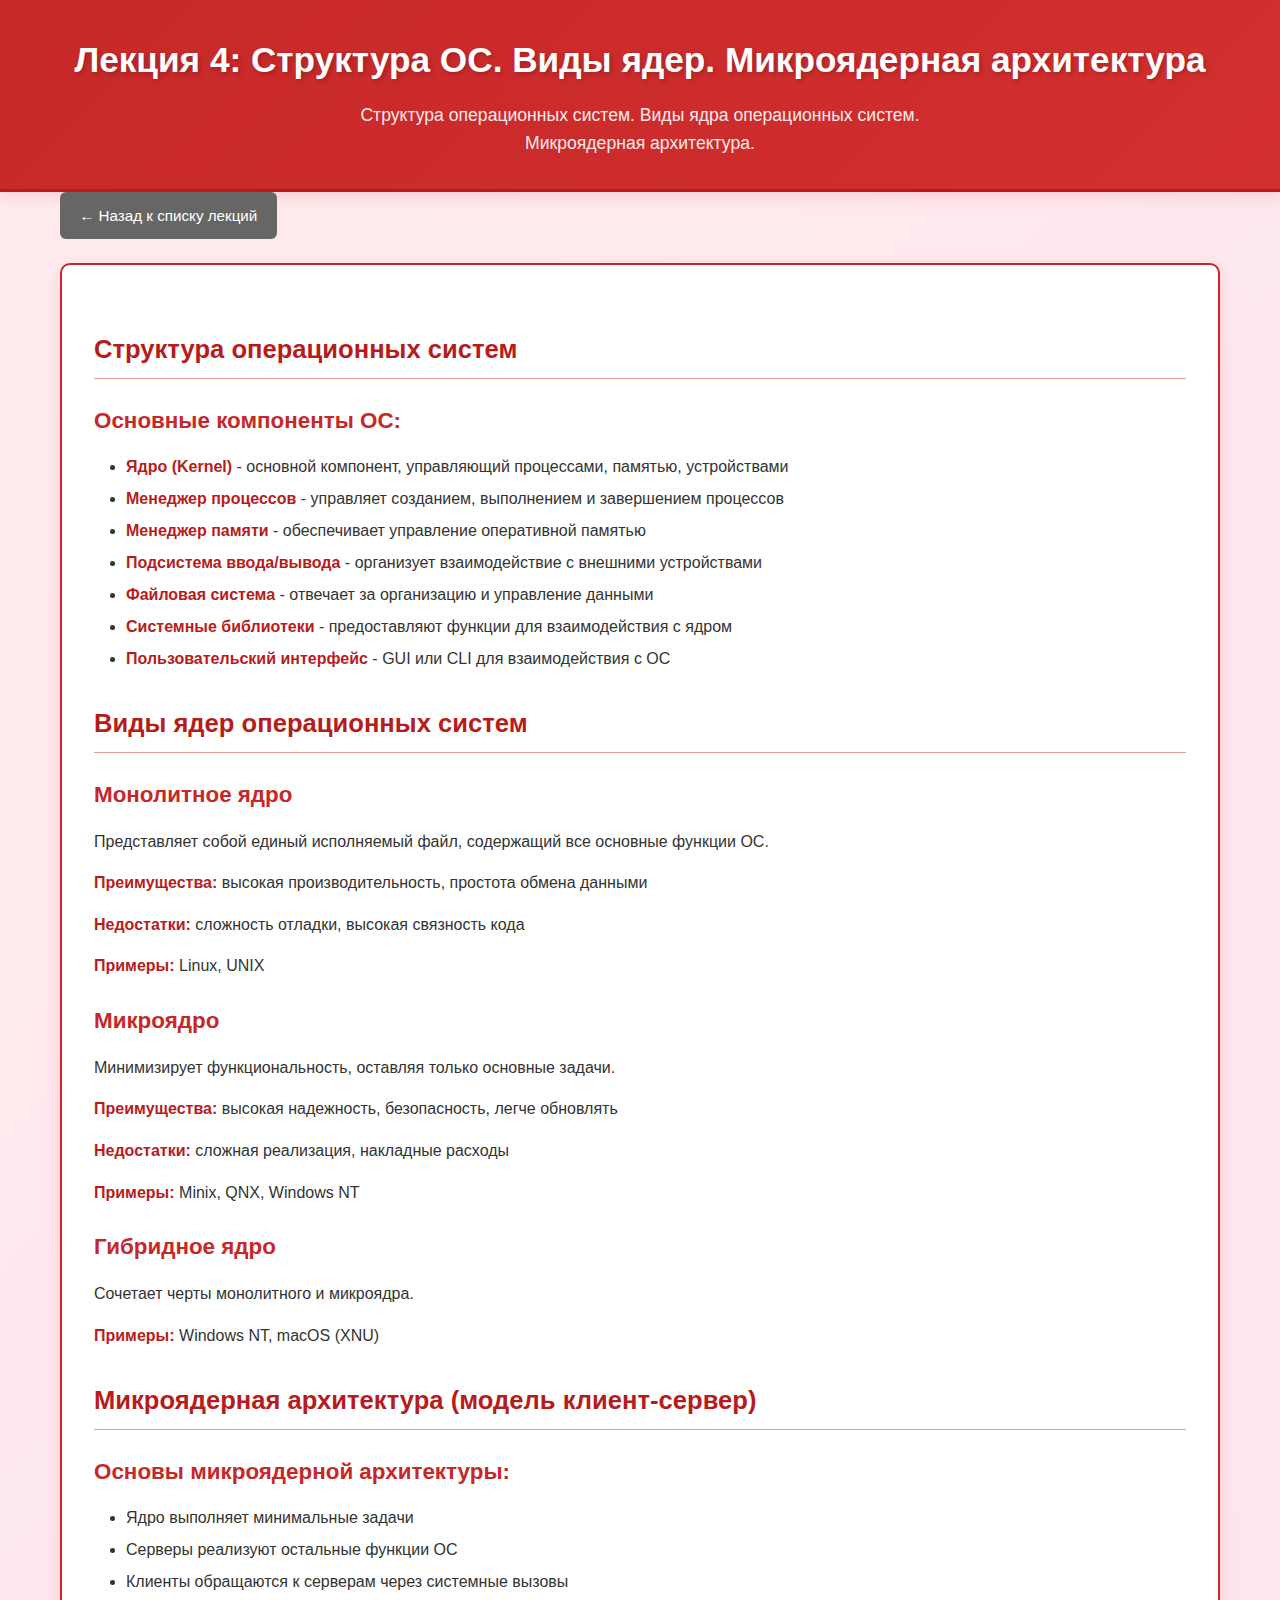
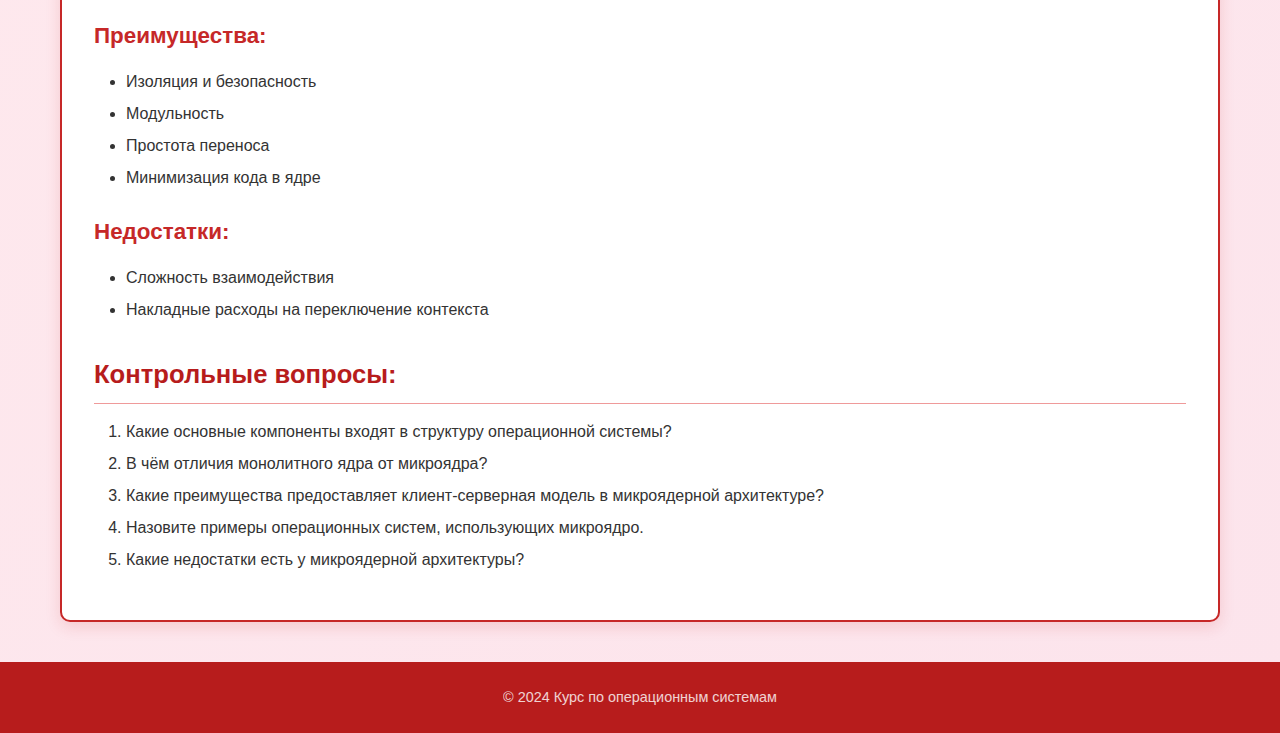
<file: lectures/deepseek_html_20251020_f9a509.html>
<!DOCTYPE html>
<html lang="ru">
<head>
    <meta charset="UTF-8">
    <meta name="viewport" content="width=device-width, initial-scale=1.0">
    <title>Лекция 4 - Структура ОС. Виды ядер</title>
    <link rel="stylesheet" href="../style.css">
</head>
<body>
    <header>
        <div class="container">
            <h1>Лекция 4: Структура ОС. Виды ядер. Микроядерная архитектура</h1>
            <p>Структура операционных систем. Виды ядра операционных систем. Микроядерная архитектура.</p>
        </div>
    </header>

    <main class="container">
        <a href="../index.html" class="back-btn">← Назад к списку лекций</a>
        
        <div class="lecture-content">
            <h2>Структура операционных систем</h2>
            
            <h3>Основные компоненты ОС:</h3>
            <ul>
                <li><strong>Ядро (Kernel)</strong> - основной компонент, управляющий процессами, памятью, устройствами</li>
                <li><strong>Менеджер процессов</strong> - управляет созданием, выполнением и завершением процессов</li>
                <li><strong>Менеджер памяти</strong> - обеспечивает управление оперативной памятью</li>
                <li><strong>Подсистема ввода/вывода</strong> - организует взаимодействие с внешними устройствами</li>
                <li><strong>Файловая система</strong> - отвечает за организацию и управление данными</li>
                <li><strong>Системные библиотеки</strong> - предоставляют функции для взаимодействия с ядром</li>
                <li><strong>Пользовательский интерфейс</strong> - GUI или CLI для взаимодействия с ОС</li>
            </ul>
            
            <h2>Виды ядер операционных систем</h2>
            
            <h3>Монолитное ядро</h3>
            <p>Представляет собой единый исполняемый файл, содержащий все основные функции ОС.</p>
            <p><strong>Преимущества:</strong> высокая производительность, простота обмена данными</p>
            <p><strong>Недостатки:</strong> сложность отладки, высокая связность кода</p>
            <p><strong>Примеры:</strong> Linux, UNIX</p>
            
            <h3>Микроядро</h3>
            <p>Минимизирует функциональность, оставляя только основные задачи.</p>
            <p><strong>Преимущества:</strong> высокая надежность, безопасность, легче обновлять</p>
            <p><strong>Недостатки:</strong> сложная реализация, накладные расходы</p>
            <p><strong>Примеры:</strong> Minix, QNX, Windows NT</p>
            
            <h3>Гибридное ядро</h3>
            <p>Сочетает черты монолитного и микроядра.</p>
            <p><strong>Примеры:</strong> Windows NT, macOS (XNU)</p>
            
            <h2>Микроядерная архитектура (модель клиент-сервер)</h2>
            
            <h3>Основы микроядерной архитектуры:</h3>
            <ul>
                <li>Ядро выполняет минимальные задачи</li>
                <li>Серверы реализуют остальные функции ОС</li>
                <li>Клиенты обращаются к серверам через системные вызовы</li>
            </ul>
            
            <h3>Преимущества:</h3>
            <ul>
                <li>Изоляция и безопасность</li>
                <li>Модульность</li>
                <li>Простота переноса</li>
                <li>Минимизация кода в ядре</li>
            </ul>
            
            <h3>Недостатки:</h3>
            <ul>
                <li>Сложность взаимодействия</li>
                <li>Накладные расходы на переключение контекста</li>
            </ul>
            
            <h2>Контрольные вопросы:</h2>
            <ol>
                <li>Какие основные компоненты входят в структуру операционной системы?</li>
                <li>В чём отличия монолитного ядра от микроядра?</li>
                <li>Какие преимущества предоставляет клиент-серверная модель в микроядерной архитектуре?</li>
                <li>Назовите примеры операционных систем, использующих микроядро.</li>
                <li>Какие недостатки есть у микроядерной архитектуры?</li>
            </ol>
        </div>
    </main>

    <footer>
        <div class="container">
            <p>&copy; 2024 Курс по операционным системам</p>
        </div>
    </footer>
</body>
</html>
</file>
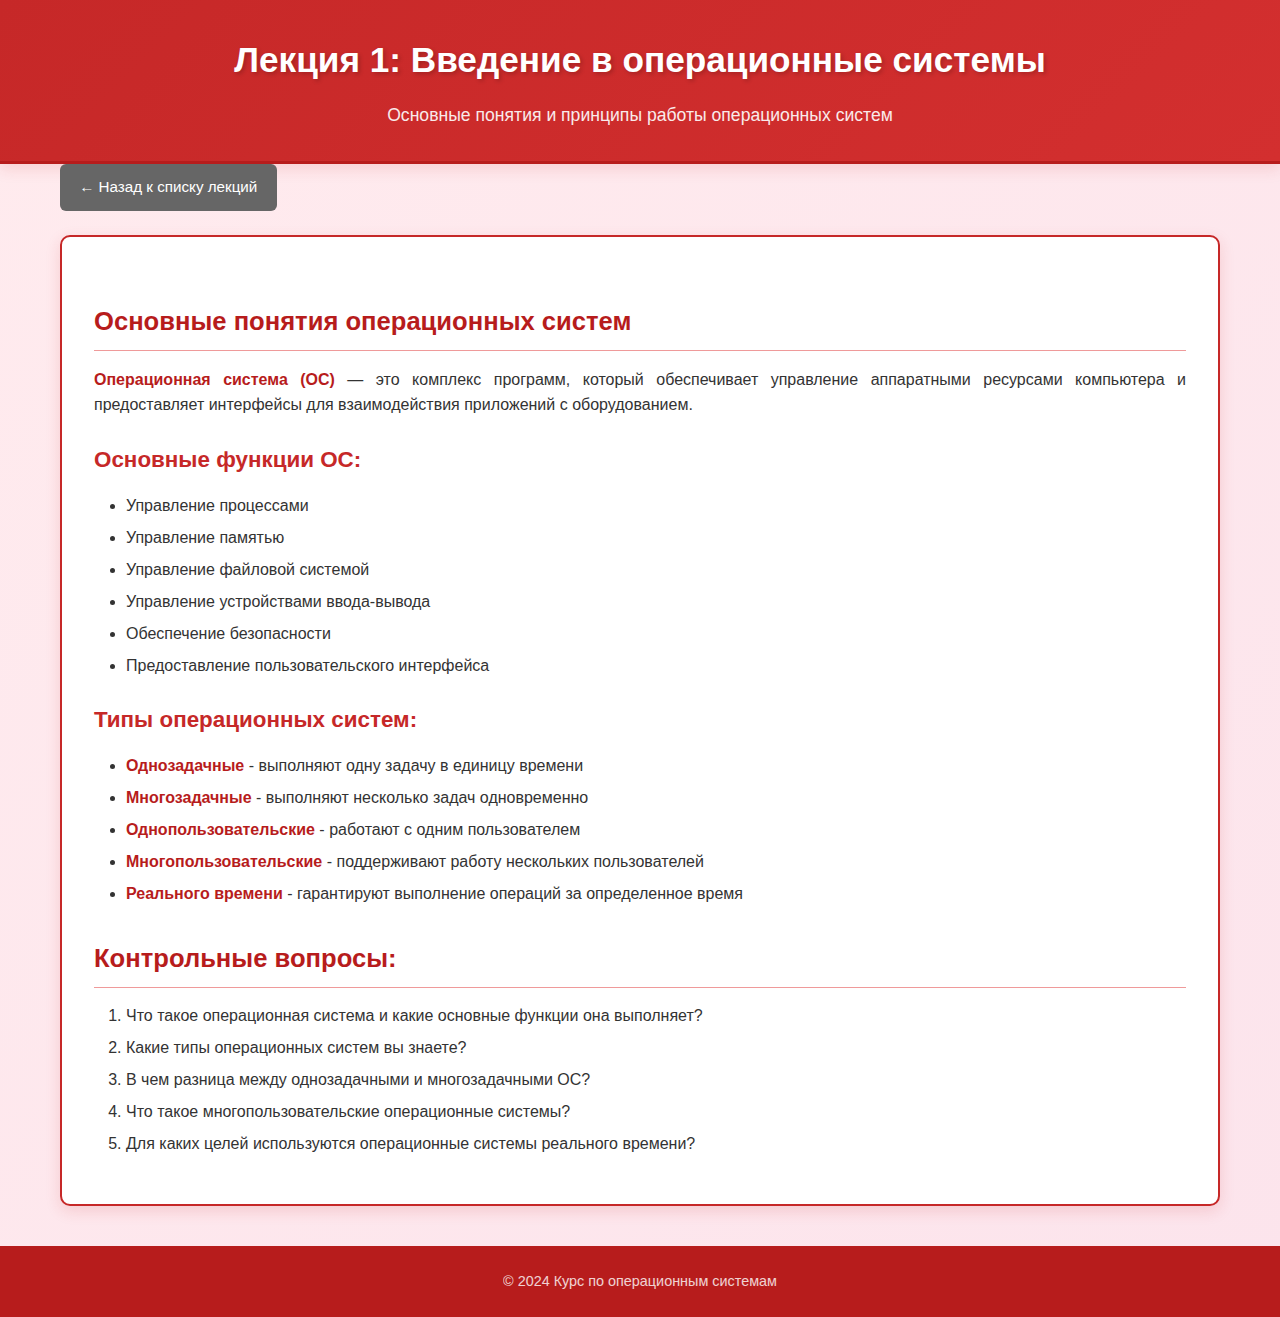
<file: lectures/lecture1.html>
<!DOCTYPE html>
<html lang="ru">
<head>
    <meta charset="UTF-8">
    <meta name="viewport" content="width=device-width, initial-scale=1.0">
    <title>Лекция 1 - Введение в ОС</title>
    <link rel="stylesheet" href="../style.css">
</head>
<body>
    <header>
        <div class="container">
            <h1>Лекция 1: Введение в операционные системы</h1>
            <p>Основные понятия и принципы работы операционных систем</p>
        </div>
    </header>

    <main class="container">
        <a href="../index.html" class="back-btn">← Назад к списку лекций</a>
        
        <div class="lecture-content">
            <h2>Основные понятия операционных систем</h2>
            
            <p><strong>Операционная система (ОС)</strong> — это комплекс программ, который обеспечивает управление аппаратными ресурсами компьютера и предоставляет интерфейсы для взаимодействия приложений с оборудованием.</p>
            
            <h3>Основные функции ОС:</h3>
            <ul>
                <li>Управление процессами</li>
                <li>Управление памятью</li>
                <li>Управление файловой системой</li>
                <li>Управление устройствами ввода-вывода</li>
                <li>Обеспечение безопасности</li>
                <li>Предоставление пользовательского интерфейса</li>
            </ul>
            
            <h3>Типы операционных систем:</h3>
            <ul>
                <li><strong>Однозадачные</strong> - выполняют одну задачу в единицу времени</li>
                <li><strong>Многозадачные</strong> - выполняют несколько задач одновременно</li>
                <li><strong>Однопользовательские</strong> - работают с одним пользователем</li>
                <li><strong>Многопользовательские</strong> - поддерживают работу нескольких пользователей</li>
                <li><strong>Реального времени</strong> - гарантируют выполнение операций за определенное время</li>
            </ul>
            
            <h2>Контрольные вопросы:</h2>
            <ol>
                <li>Что такое операционная система и какие основные функции она выполняет?</li>
                <li>Какие типы операционных систем вы знаете?</li>
                <li>В чем разница между однозадачными и многозадачными ОС?</li>
                <li>Что такое многопользовательские операционные системы?</li>
                <li>Для каких целей используются операционные системы реального времени?</li>
            </ol>
        </div>
    </main>

    <footer>
        <div class="container">
            <p>&copy; 2024 Курс по операционным системам</p>
        </div>
    </footer>
</body>
</html>
</file>
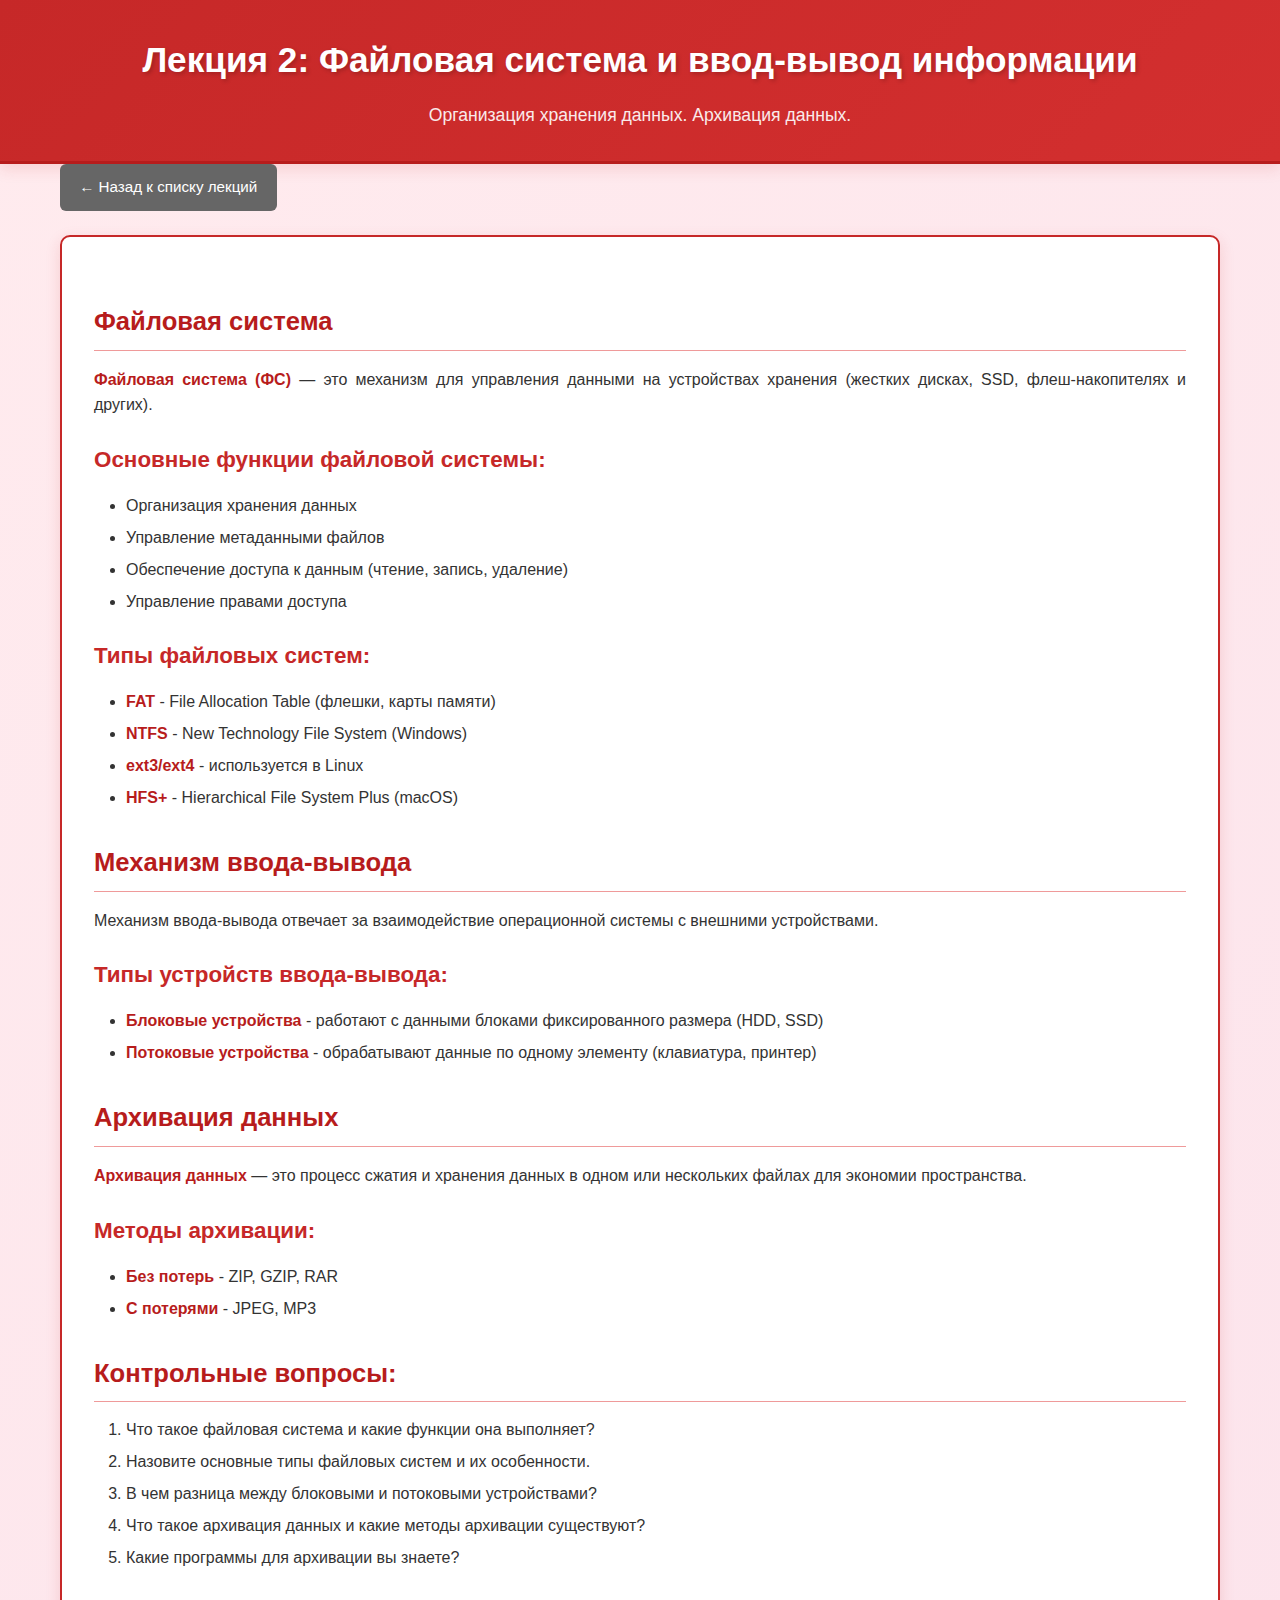
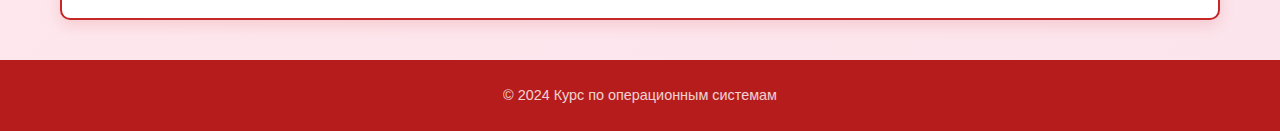
<file: lectures/lecture2.html>
<!DOCTYPE html>
<html lang="ru">
<head>
    <meta charset="UTF-8">
    <meta name="viewport" content="width=device-width, initial-scale=1.0">
    <title>Лекция 2 - Файловая система и ввод-вывод</title>
    <link rel="stylesheet" href="../style.css">
</head>
<body>
    <header>
        <div class="container">
            <h1>Лекция 2: Файловая система и ввод-вывод информации</h1>
            <p>Организация хранения данных. Архивация данных.</p>
        </div>
    </header>

    <main class="container">
        <a href="../index.html" class="back-btn">← Назад к списку лекций</a>
        
        <div class="lecture-content">
            <h2>Файловая система</h2>
            <p><strong>Файловая система (ФС)</strong> — это механизм для управления данными на устройствах хранения (жестких дисках, SSD, флеш-накопителях и других).</p>
            
            <h3>Основные функции файловой системы:</h3>
            <ul>
                <li>Организация хранения данных</li>
                <li>Управление метаданными файлов</li>
                <li>Обеспечение доступа к данным (чтение, запись, удаление)</li>
                <li>Управление правами доступа</li>
            </ul>
            
            <h3>Типы файловых систем:</h3>
            <ul>
                <li><strong>FAT</strong> - File Allocation Table (флешки, карты памяти)</li>
                <li><strong>NTFS</strong> - New Technology File System (Windows)</li>
                <li><strong>ext3/ext4</strong> - используется в Linux</li>
                <li><strong>HFS+</strong> - Hierarchical File System Plus (macOS)</li>
            </ul>
            
            <h2>Механизм ввода-вывода</h2>
            <p>Механизм ввода-вывода отвечает за взаимодействие операционной системы с внешними устройствами.</p>
            
            <h3>Типы устройств ввода-вывода:</h3>
            <ul>
                <li><strong>Блоковые устройства</strong> - работают с данными блоками фиксированного размера (HDD, SSD)</li>
                <li><strong>Потоковые устройства</strong> - обрабатывают данные по одному элементу (клавиатура, принтер)</li>
            </ul>
            
            <h2>Архивация данных</h2>
            <p><strong>Архивация данных</strong> — это процесс сжатия и хранения данных в одном или нескольких файлах для экономии пространства.</p>
            
            <h3>Методы архивации:</h3>
            <ul>
                <li><strong>Без потерь</strong> - ZIP, GZIP, RAR</li>
                <li><strong>С потерями</strong> - JPEG, MP3</li>
            </ul>
            
            <h2>Контрольные вопросы:</h2>
            <ol>
                <li>Что такое файловая система и какие функции она выполняет?</li>
                <li>Назовите основные типы файловых систем и их особенности.</li>
                <li>В чем разница между блоковыми и потоковыми устройствами?</li>
                <li>Что такое архивация данных и какие методы архивации существуют?</li>
                <li>Какие программы для архивации вы знаете?</li>
            </ol>
        </div>
    </main>

    <footer>
        <div class="container">
            <p>&copy; 2024 Курс по операционным системам</p>
        </div>
    </footer>
</body>
</html>
</file>
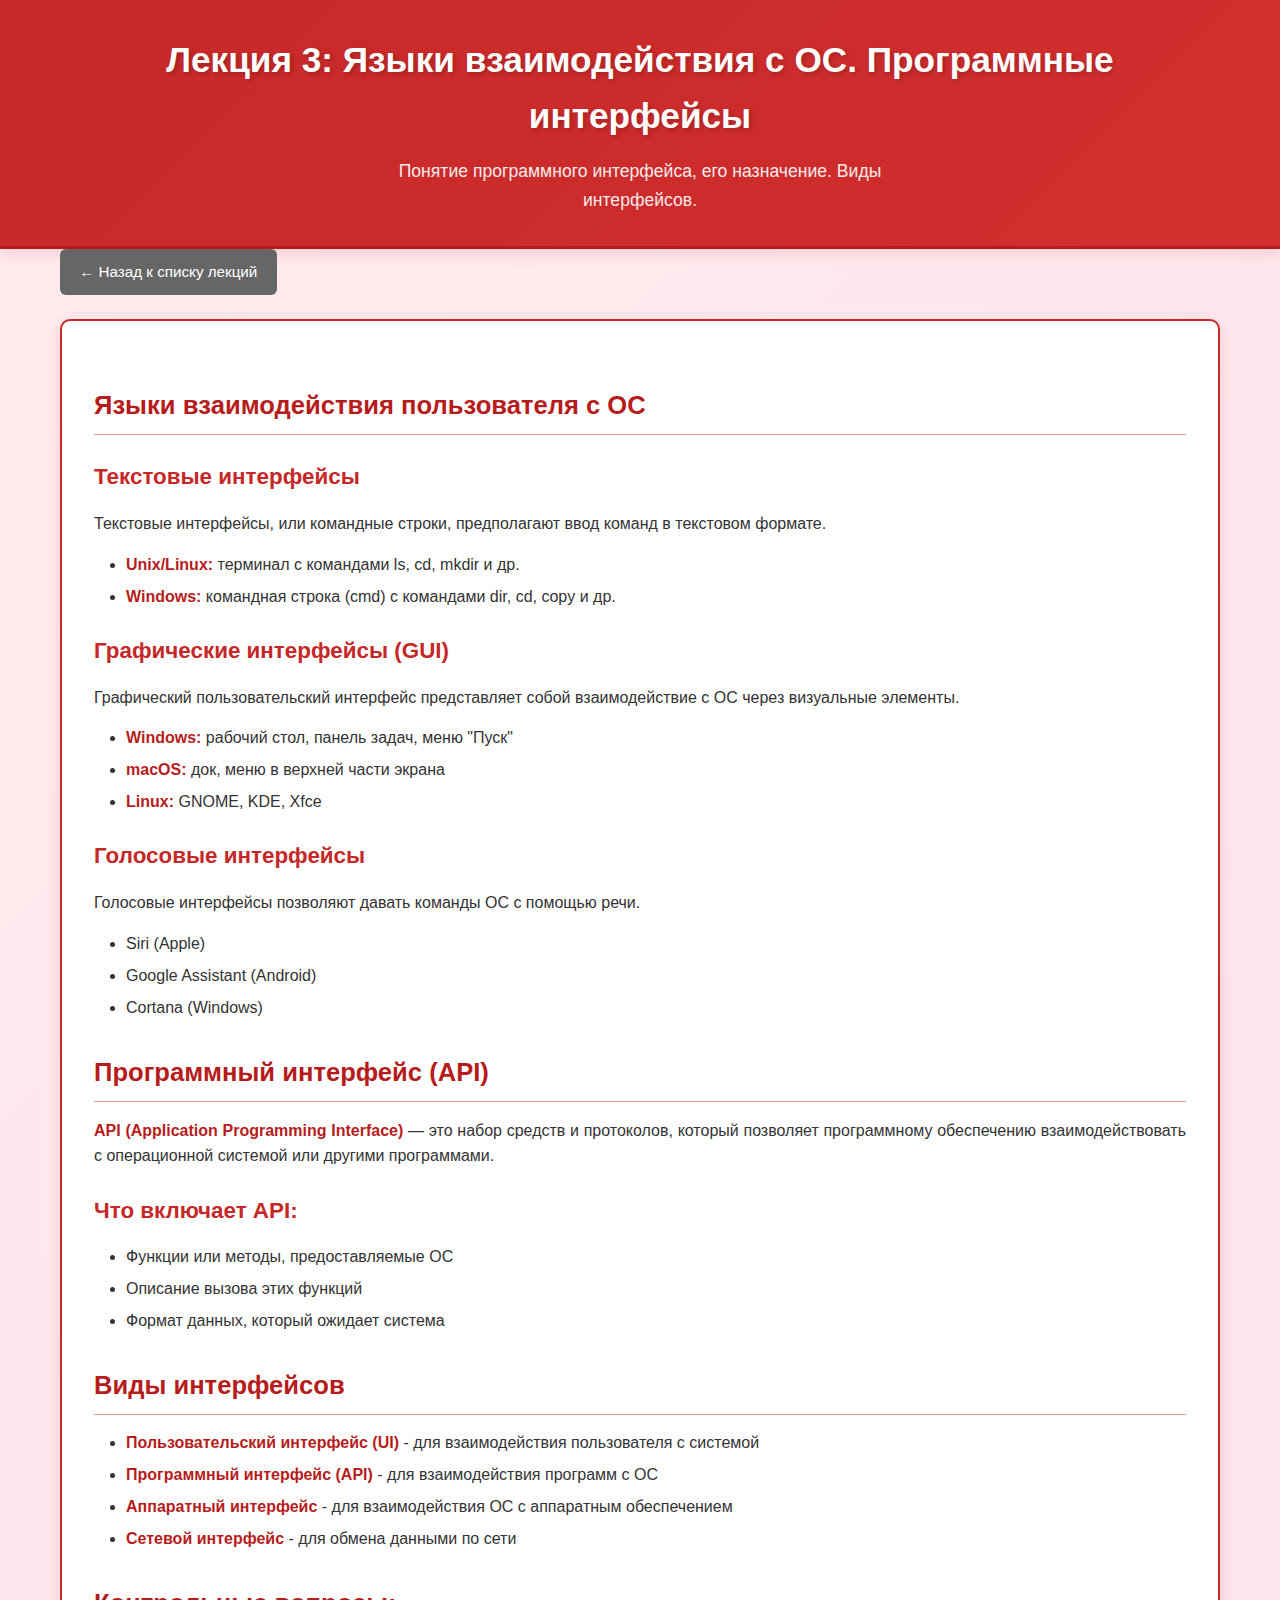
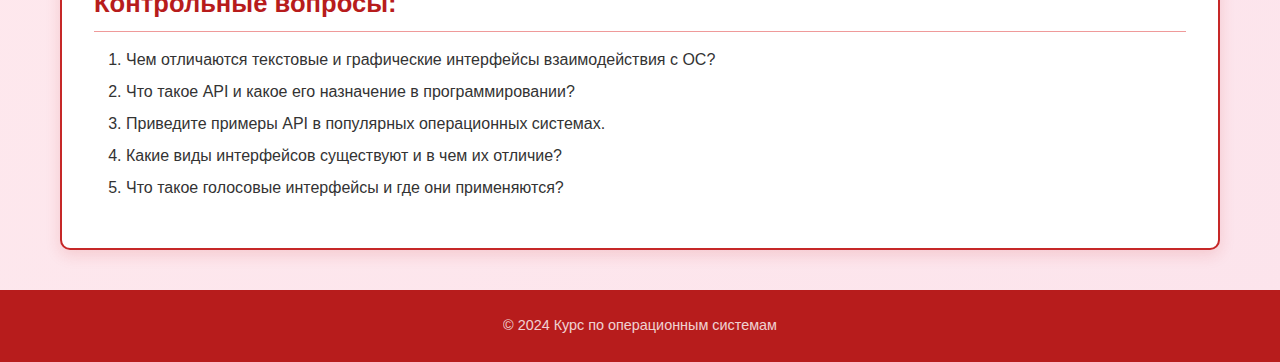
<file: lectures/lecture3.html>
<!DOCTYPE html>
<html lang="ru">
<head>
    <meta charset="UTF-8">
    <meta name="viewport" content="width=device-width, initial-scale=1.0">
    <title>Лекция 3 - Языки взаимодействия с ОС</title>
    <link rel="stylesheet" href="../style.css">
</head>
<body>
    <header>
        <div class="container">
            <h1>Лекция 3: Языки взаимодействия с ОС. Программные интерфейсы</h1>
            <p>Понятие программного интерфейса, его назначение. Виды интерфейсов.</p>
        </div>
    </header>

    <main class="container">
        <a href="../index.html" class="back-btn">← Назад к списку лекций</a>
        
        <div class="lecture-content">
            <h2>Языки взаимодействия пользователя с ОС</h2>
            
            <h3>Текстовые интерфейсы</h3>
            <p>Текстовые интерфейсы, или командные строки, предполагают ввод команд в текстовом формате.</p>
            <ul>
                <li><strong>Unix/Linux:</strong> терминал с командами ls, cd, mkdir и др.</li>
                <li><strong>Windows:</strong> командная строка (cmd) с командами dir, cd, copy и др.</li>
            </ul>
            
            <h3>Графические интерфейсы (GUI)</h3>
            <p>Графический пользовательский интерфейс представляет собой взаимодействие с ОС через визуальные элементы.</p>
            <ul>
                <li><strong>Windows:</strong> рабочий стол, панель задач, меню "Пуск"</li>
                <li><strong>macOS:</strong> док, меню в верхней части экрана</li>
                <li><strong>Linux:</strong> GNOME, KDE, Xfce</li>
            </ul>
            
            <h3>Голосовые интерфейсы</h3>
            <p>Голосовые интерфейсы позволяют давать команды ОС с помощью речи.</p>
            <ul>
                <li>Siri (Apple)</li>
                <li>Google Assistant (Android)</li>
                <li>Cortana (Windows)</li>
            </ul>
            
            <h2>Программный интерфейс (API)</h2>
            <p><strong>API (Application Programming Interface)</strong> — это набор средств и протоколов, который позволяет программному обеспечению взаимодействовать с операционной системой или другими программами.</p>
            
            <h3>Что включает API:</h3>
            <ul>
                <li>Функции или методы, предоставляемые ОС</li>
                <li>Описание вызова этих функций</li>
                <li>Формат данных, который ожидает система</li>
            </ul>
            
            <h2>Виды интерфейсов</h2>
            <ul>
                <li><strong>Пользовательский интерфейс (UI)</strong> - для взаимодействия пользователя с системой</li>
                <li><strong>Программный интерфейс (API)</strong> - для взаимодействия программ с ОС</li>
                <li><strong>Аппаратный интерфейс</strong> - для взаимодействия ОС с аппаратным обеспечением</li>
                <li><strong>Сетевой интерфейс</strong> - для обмена данными по сети</li>
            </ul>
            
            <h2>Контрольные вопросы:</h2>
            <ol>
                <li>Чем отличаются текстовые и графические интерфейсы взаимодействия с ОС?</li>
                <li>Что такое API и какое его назначение в программировании?</li>
                <li>Приведите примеры API в популярных операционных системах.</li>
                <li>Какие виды интерфейсов существуют и в чем их отличие?</li>
                <li>Что такое голосовые интерфейсы и где они применяются?</li>
            </ol>
        </div>
    </main>

    <footer>
        <div class="container">
            <p>&copy; 2024 Курс по операционным системам</p>
        </div>
    </footer>
</body>
</html>
</file>
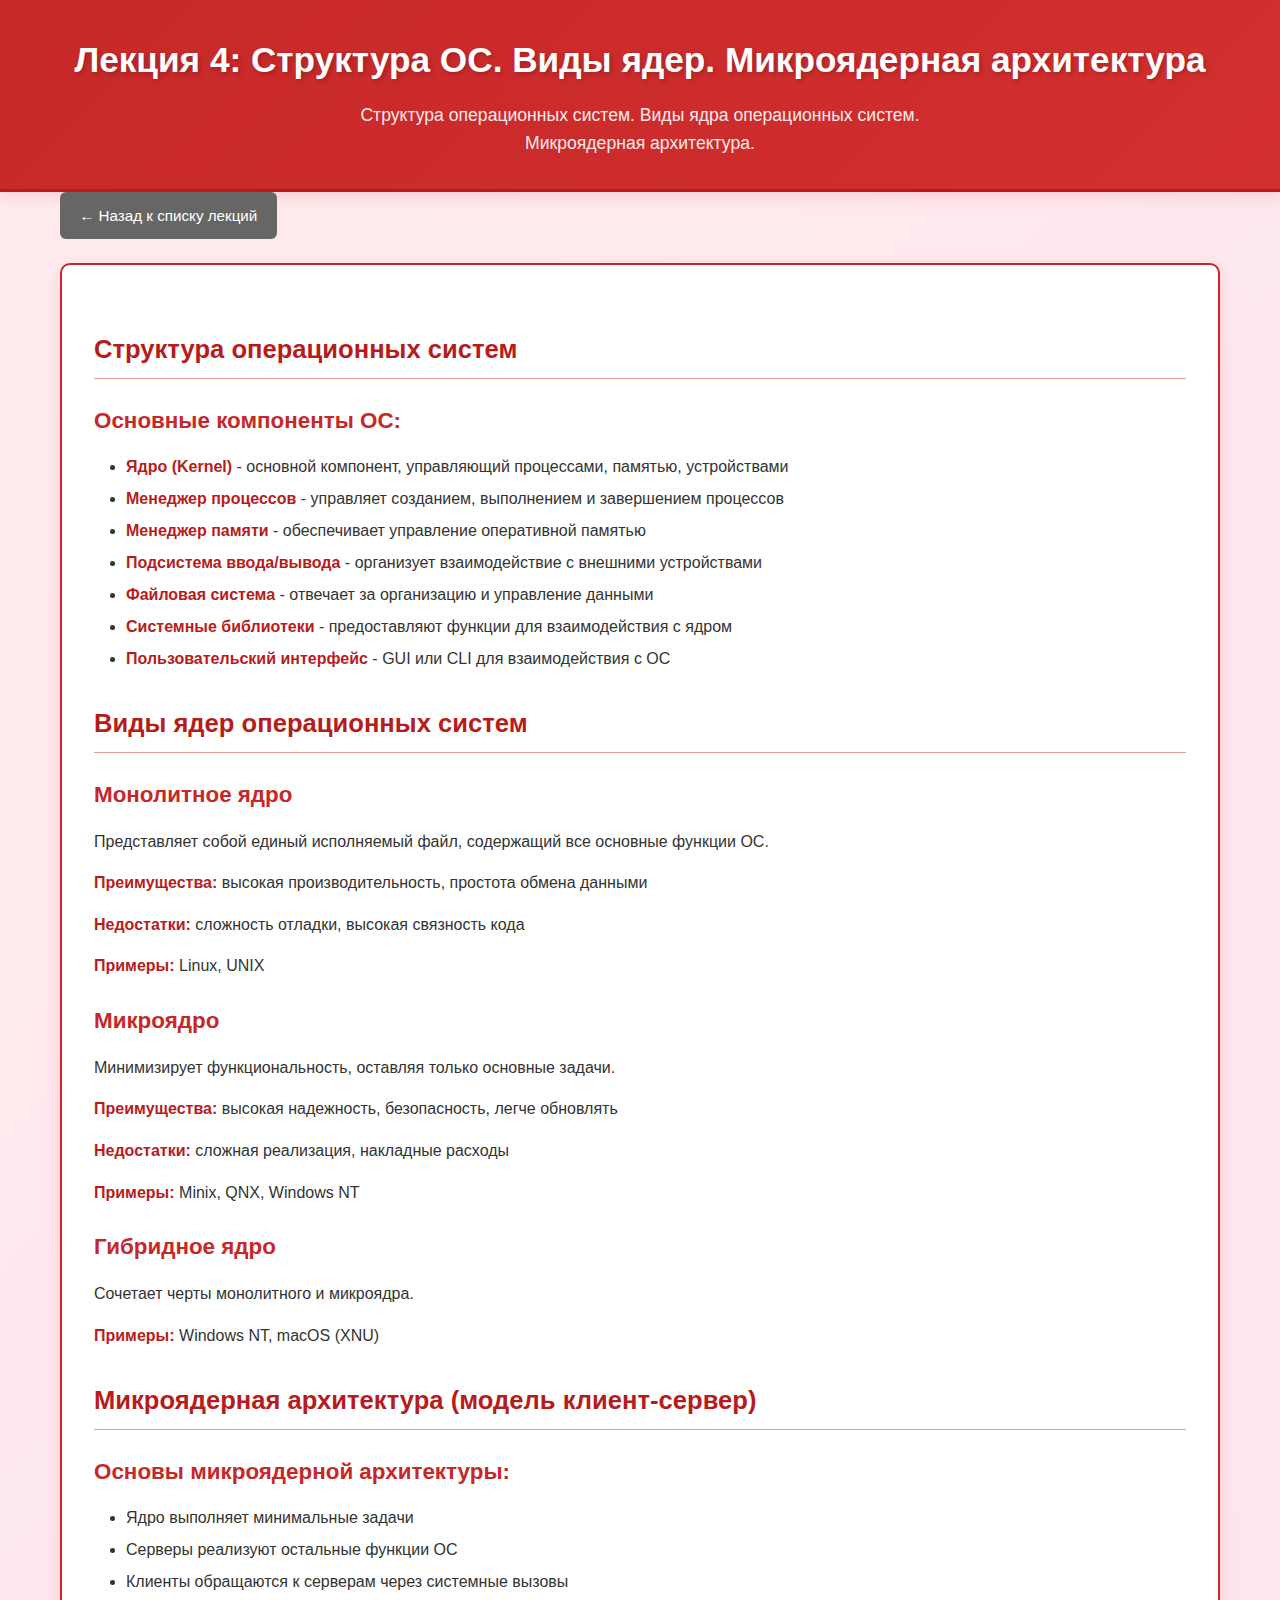
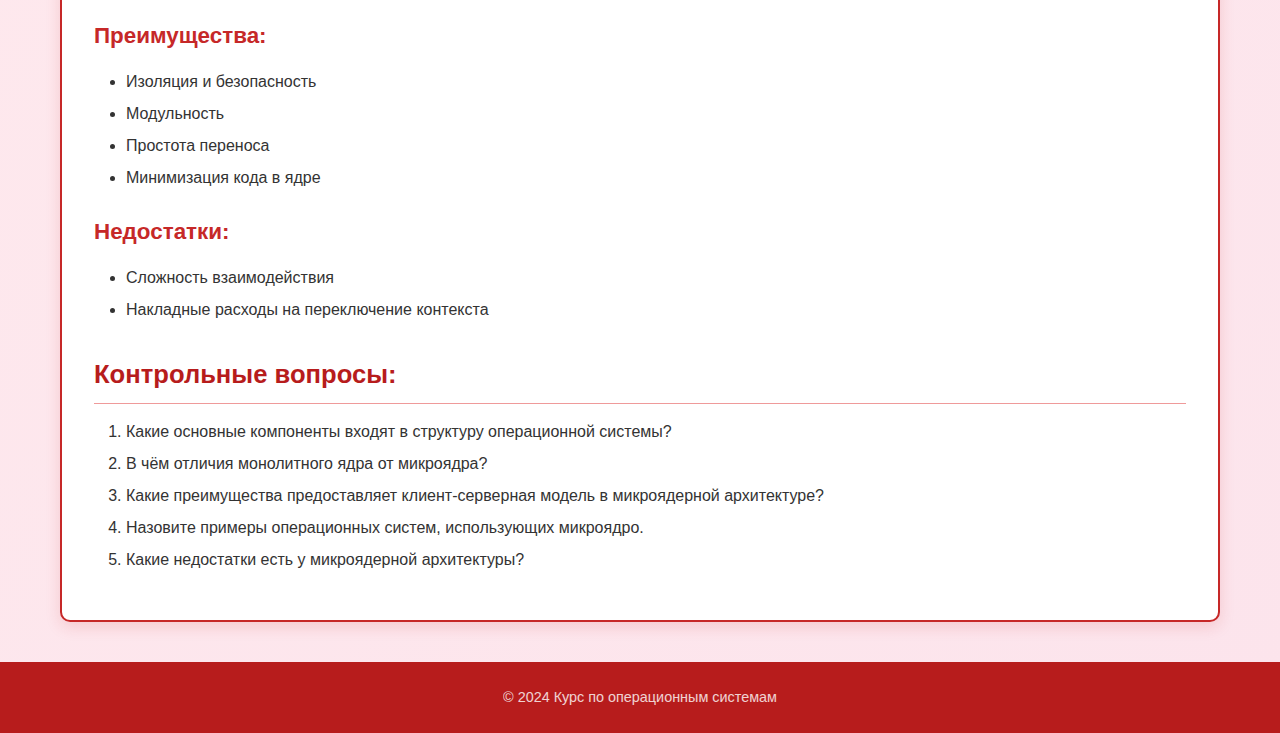
<file: lectures/lecture4.html>
<!DOCTYPE html>
<html lang="ru">
<head>
    <meta charset="UTF-8">
    <meta name="viewport" content="width=device-width, initial-scale=1.0">
    <title>Лекция 4 - Структура ОС. Виды ядер</title>
    <link rel="stylesheet" href="../style.css">
</head>
<body>
    <header>
        <div class="container">
            <h1>Лекция 4: Структура ОС. Виды ядер. Микроядерная архитектура</h1>
            <p>Структура операционных систем. Виды ядра операционных систем. Микроядерная архитектура.</p>
        </div>
    </header>

    <main class="container">
        <a href="../index.html" class="back-btn">← Назад к списку лекций</a>
        
        <div class="lecture-content">
            <h2>Структура операционных систем</h2>
            
            <h3>Основные компоненты ОС:</h3>
            <ul>
                <li><strong>Ядро (Kernel)</strong> - основной компонент, управляющий процессами, памятью, устройствами</li>
                <li><strong>Менеджер процессов</strong> - управляет созданием, выполнением и завершением процессов</li>
                <li><strong>Менеджер памяти</strong> - обеспечивает управление оперативной памятью</li>
                <li><strong>Подсистема ввода/вывода</strong> - организует взаимодействие с внешними устройствами</li>
                <li><strong>Файловая система</strong> - отвечает за организацию и управление данными</li>
                <li><strong>Системные библиотеки</strong> - предоставляют функции для взаимодействия с ядром</li>
                <li><strong>Пользовательский интерфейс</strong> - GUI или CLI для взаимодействия с ОС</li>
            </ul>
            
            <h2>Виды ядер операционных систем</h2>
            
            <h3>Монолитное ядро</h3>
            <p>Представляет собой единый исполняемый файл, содержащий все основные функции ОС.</p>
            <p><strong>Преимущества:</strong> высокая производительность, простота обмена данными</p>
            <p><strong>Недостатки:</strong> сложность отладки, высокая связность кода</p>
            <p><strong>Примеры:</strong> Linux, UNIX</p>
            
            <h3>Микроядро</h3>
            <p>Минимизирует функциональность, оставляя только основные задачи.</p>
            <p><strong>Преимущества:</strong> высокая надежность, безопасность, легче обновлять</p>
            <p><strong>Недостатки:</strong> сложная реализация, накладные расходы</p>
            <p><strong>Примеры:</strong> Minix, QNX, Windows NT</p>
            
            <h3>Гибридное ядро</h3>
            <p>Сочетает черты монолитного и микроядра.</p>
            <p><strong>Примеры:</strong> Windows NT, macOS (XNU)</p>
            
            <h2>Микроядерная архитектура (модель клиент-сервер)</h2>
            
            <h3>Основы микроядерной архитектуры:</h3>
            <ul>
                <li>Ядро выполняет минимальные задачи</li>
                <li>Серверы реализуют остальные функции ОС</li>
                <li>Клиенты обращаются к серверам через системные вызовы</li>
            </ul>
            
            <h3>Преимущества:</h3>
            <ul>
                <li>Изоляция и безопасность</li>
                <li>Модульность</li>
                <li>Простота переноса</li>
                <li>Минимизация кода в ядре</li>
            </ul>
            
            <h3>Недостатки:</h3>
            <ul>
                <li>Сложность взаимодействия</li>
                <li>Накладные расходы на переключение контекста</li>
            </ul>
            
            <h2>Контрольные вопросы:</h2>
            <ol>
                <li>Какие основные компоненты входят в структуру операционной системы?</li>
                <li>В чём отличия монолитного ядра от микроядра?</li>
                <li>Какие преимущества предоставляет клиент-серверная модель в микроядерной архитектуре?</li>
                <li>Назовите примеры операционных систем, использующих микроядро.</li>
                <li>Какие недостатки есть у микроядерной архитектуры?</li>
            </ol>
        </div>
    </main>

    <footer>
        <div class="container">
            <p>&copy; 2024 Курс по операционным системам</p>
        </div>
    </footer>
</body>
</html>
</file>
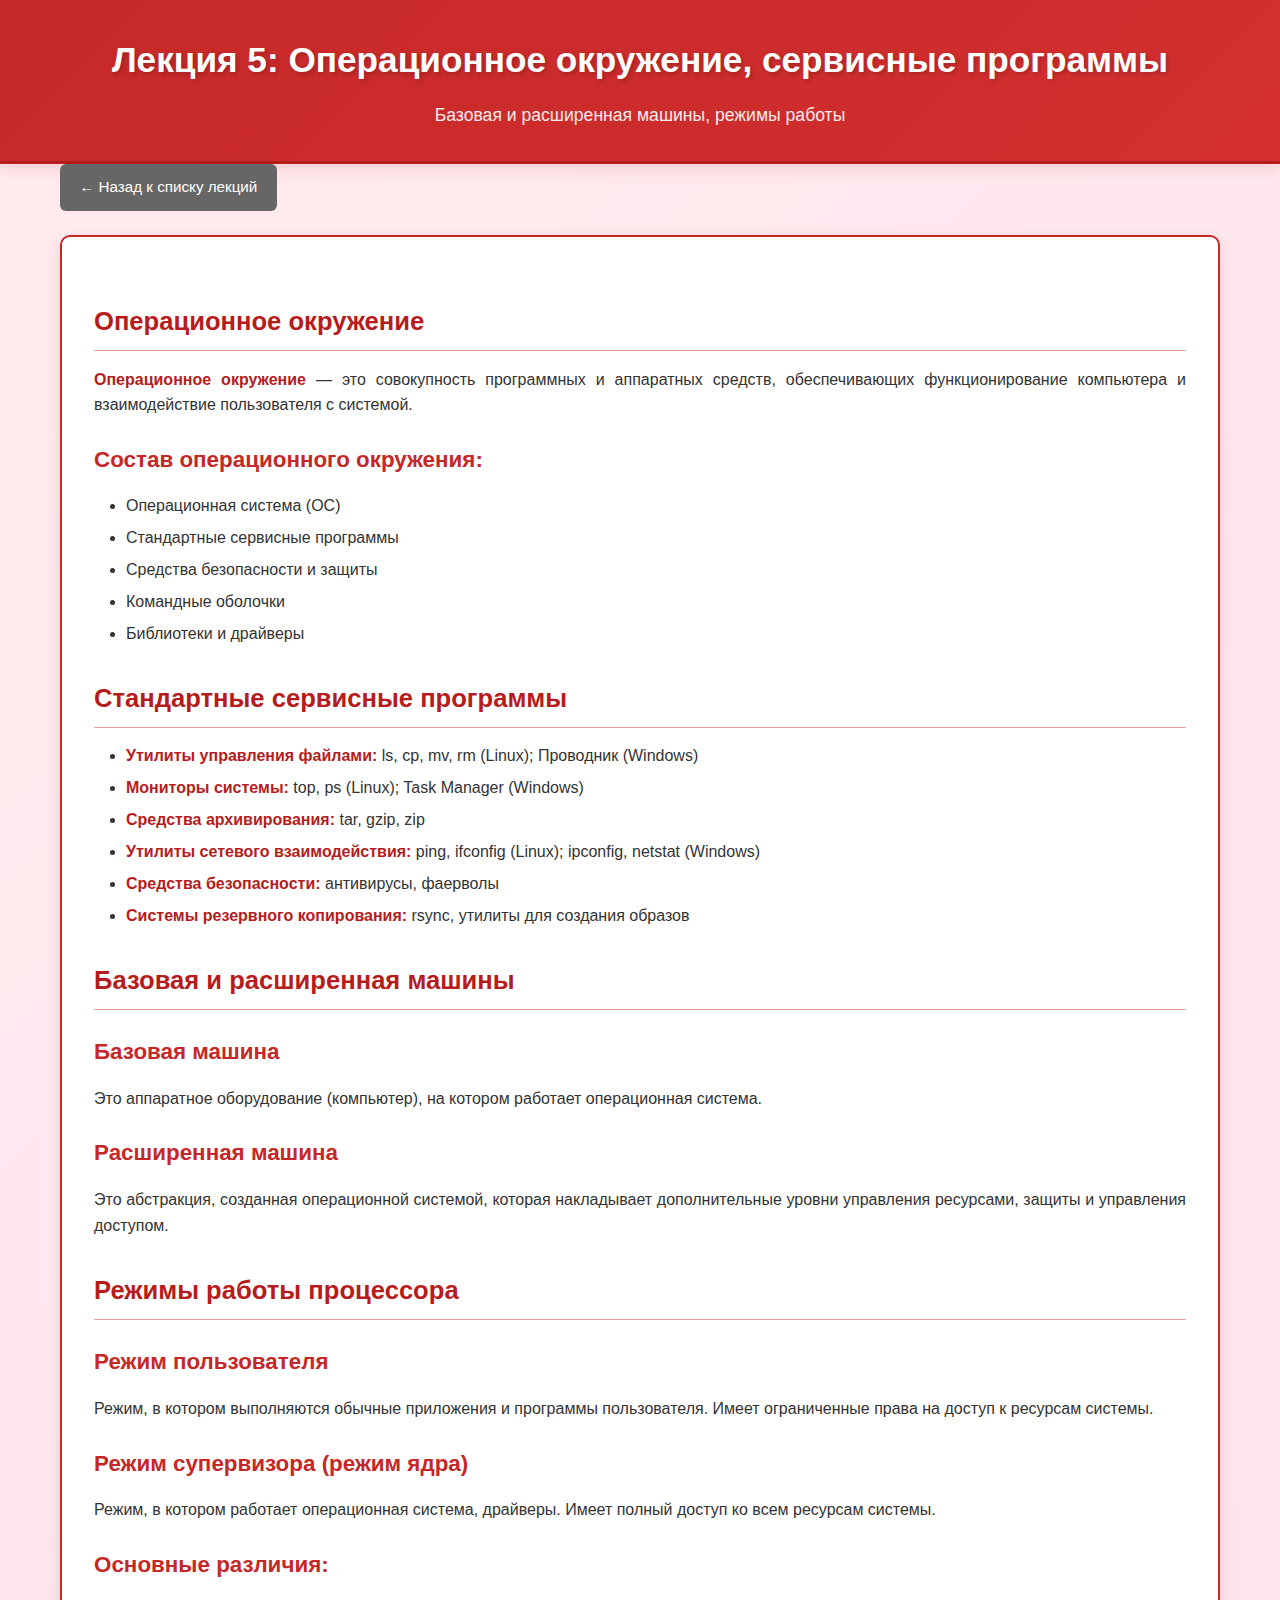
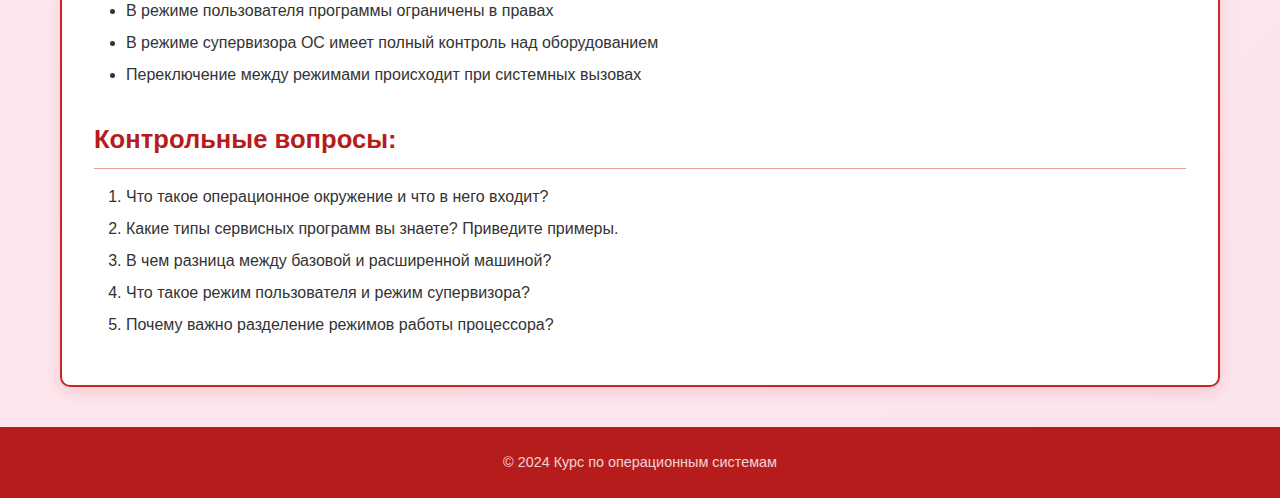
<file: lectures/lecture5.html>
<!DOCTYPE html>
<html lang="ru">
<head>
    <meta charset="UTF-8">
    <meta name="viewport" content="width=device-width, initial-scale=1.0">
    <title>Лекция 5 - Операционное окружение</title>
    <link rel="stylesheet" href="../style.css">
</head>
<body>
    <header>
        <div class="container">
            <h1>Лекция 5: Операционное окружение, сервисные программы</h1>
            <p>Базовая и расширенная машины, режимы работы</p>
        </div>
    </header>

    <main class="container">
        <a href="../index.html" class="back-btn">← Назад к списку лекций</a>
        
        <div class="lecture-content">
            <h2>Операционное окружение</h2>
            <p><strong>Операционное окружение</strong> — это совокупность программных и аппаратных средств, обеспечивающих функционирование компьютера и взаимодействие пользователя с системой.</p>
            
            <h3>Состав операционного окружения:</h3>
            <ul>
                <li>Операционная система (ОС)</li>
                <li>Стандартные сервисные программы</li>
                <li>Средства безопасности и защиты</li>
                <li>Командные оболочки</li>
                <li>Библиотеки и драйверы</li>
            </ul>
            
            <h2>Стандартные сервисные программы</h2>
            <ul>
                <li><strong>Утилиты управления файлами:</strong> ls, cp, mv, rm (Linux); Проводник (Windows)</li>
                <li><strong>Мониторы системы:</strong> top, ps (Linux); Task Manager (Windows)</li>
                <li><strong>Средства архивирования:</strong> tar, gzip, zip</li>
                <li><strong>Утилиты сетевого взаимодействия:</strong> ping, ifconfig (Linux); ipconfig, netstat (Windows)</li>
                <li><strong>Средства безопасности:</strong> антивирусы, фаерволы</li>
                <li><strong>Системы резервного копирования:</strong> rsync, утилиты для создания образов</li>
            </ul>
            
            <h2>Базовая и расширенная машины</h2>
            
            <h3>Базовая машина</h3>
            <p>Это аппаратное оборудование (компьютер), на котором работает операционная система.</p>
            
            <h3>Расширенная машина</h3>
            <p>Это абстракция, созданная операционной системой, которая накладывает дополнительные уровни управления ресурсами, защиты и управления доступом.</p>
            
            <h2>Режимы работы процессора</h2>
            
            <h3>Режим пользователя</h3>
            <p>Режим, в котором выполняются обычные приложения и программы пользователя. Имеет ограниченные права на доступ к ресурсам системы.</p>
            
            <h3>Режим супервизора (режим ядра)</h3>
            <p>Режим, в котором работает операционная система, драйверы. Имеет полный доступ ко всем ресурсам системы.</p>
            
            <h3>Основные различия:</h3>
            <ul>
                <li>В режиме пользователя программы ограничены в правах</li>
                <li>В режиме супервизора ОС имеет полный контроль над оборудованием</li>
                <li>Переключение между режимами происходит при системных вызовах</li>
            </ul>
            
            <h2>Контрольные вопросы:</h2>
            <ol>
                <li>Что такое операционное окружение и что в него входит?</li>
                <li>Какие типы сервисных программ вы знаете? Приведите примеры.</li>
                <li>В чем разница между базовой и расширенной машиной?</li>
                <li>Что такое режим пользователя и режим супервизора?</li>
                <li>Почему важно разделение режимов работы процессора?</li>
            </ol>
        </div>
    </main>

    <footer>
        <div class="container">
            <p>&copy; 2024 Курс по операционным системам</p>
        </div>
    </footer>
</body>
</html>
</file>
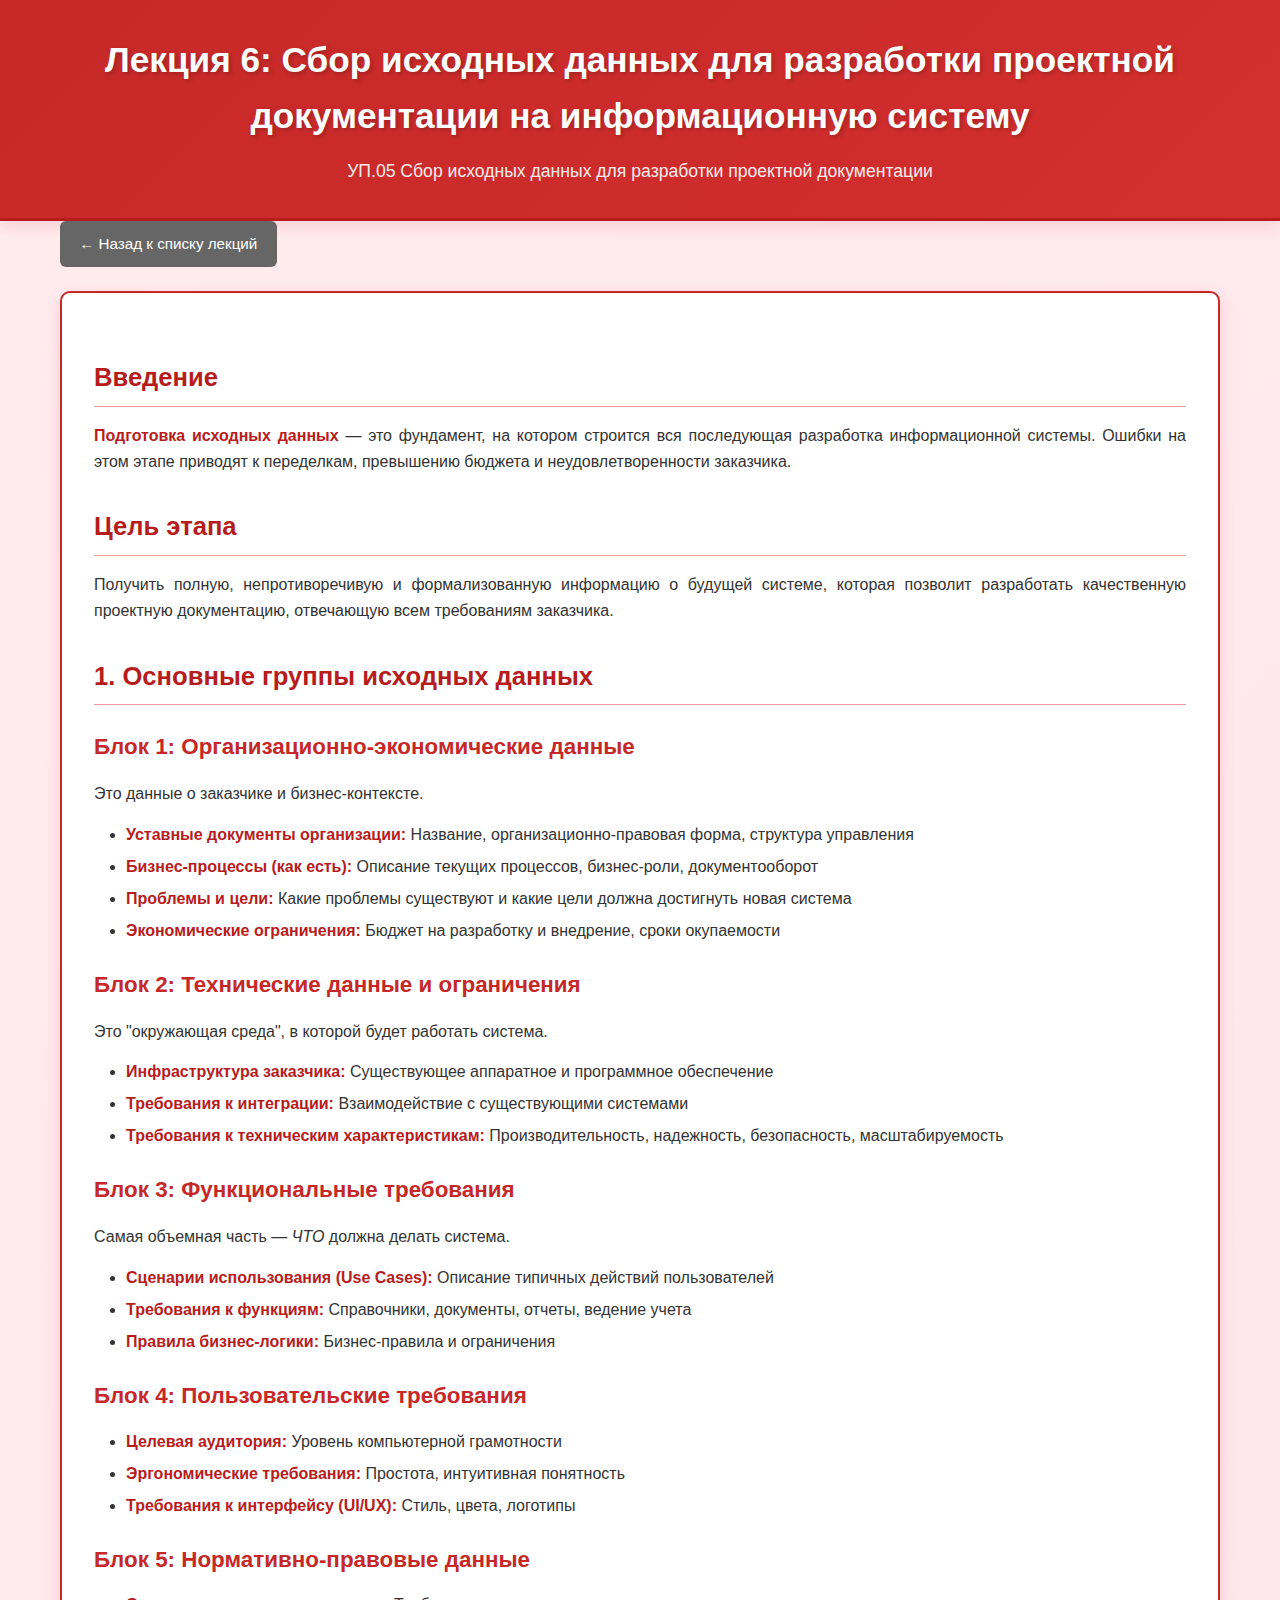
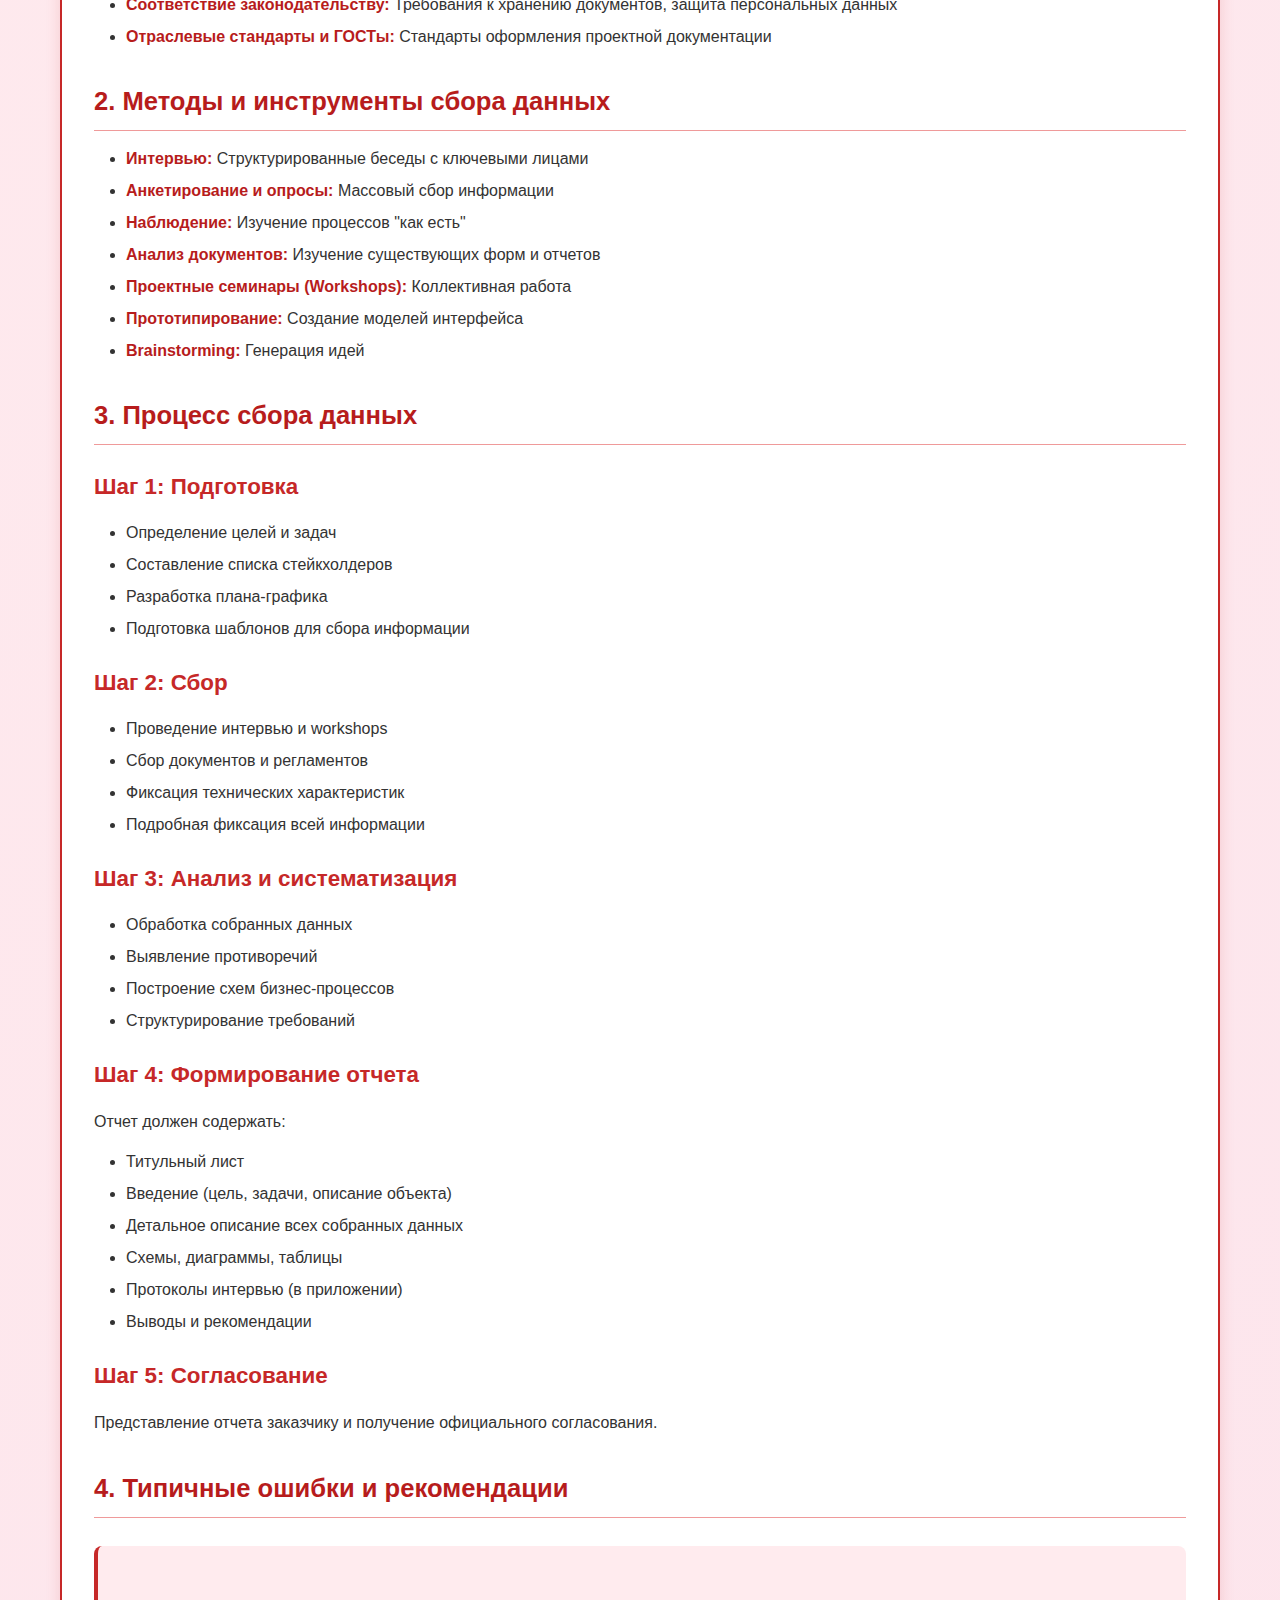
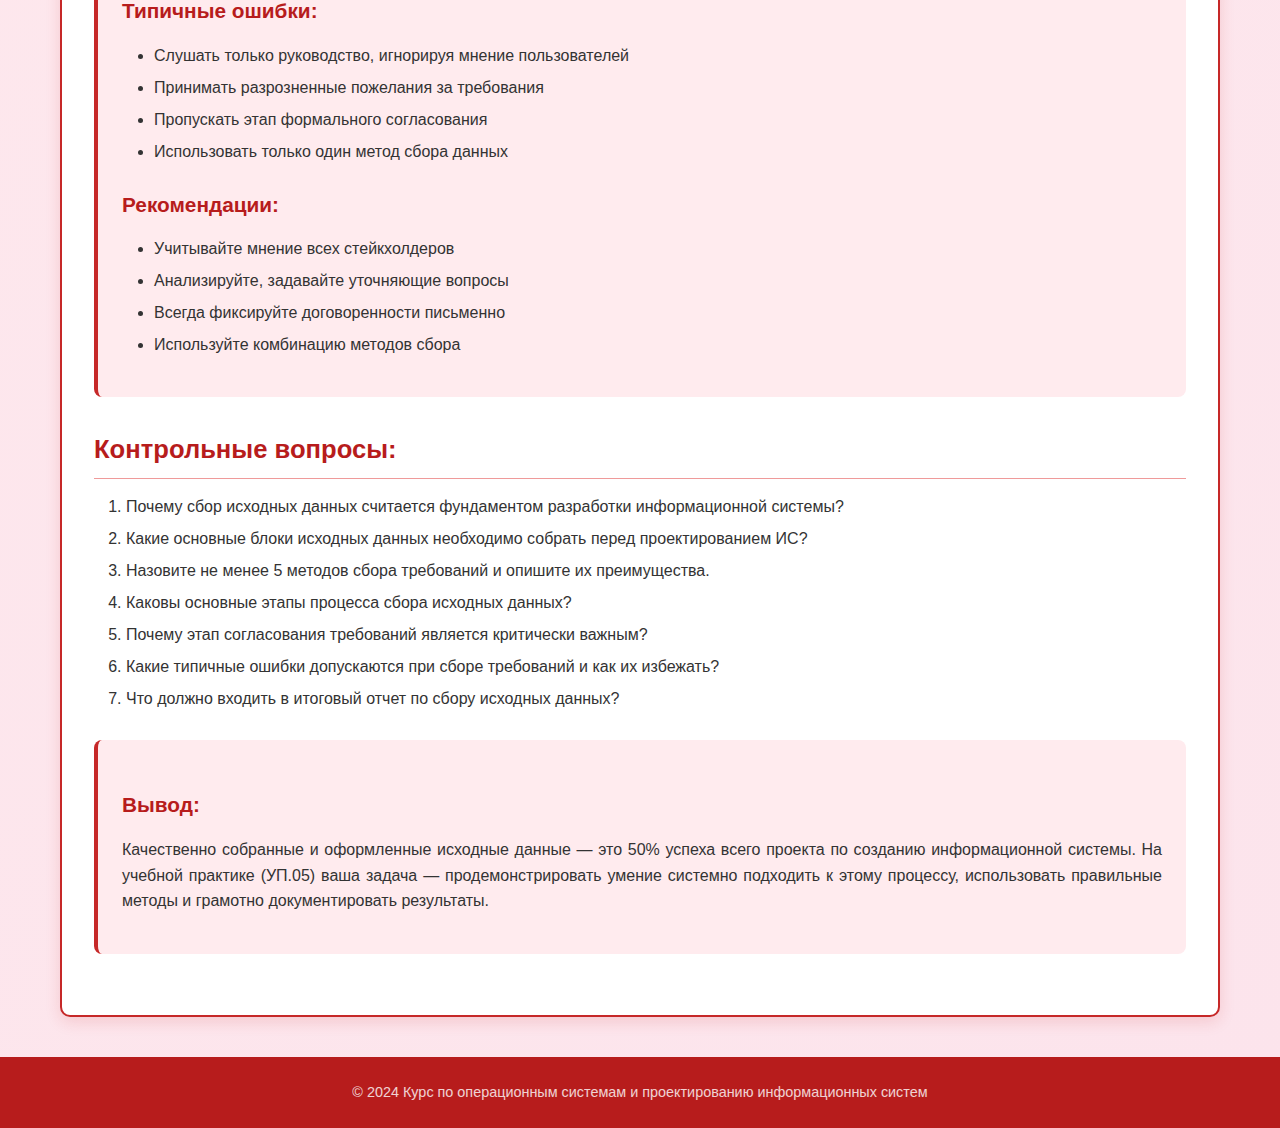
<file: lectures/lecture6.html>
<!DOCTYPE html>
<html lang="ru">
<head>
    <meta charset="UTF-8">
    <meta name="viewport" content="width=device-width, initial-scale=1.0">
    <title>Лекция 6 - Сбор исходных данных для проектирования ИС</title>
    <link rel="stylesheet" href="../style.css">
</head>
<body>
    <header>
        <div class="container">
            <h1>Лекция 6: Сбор исходных данных для разработки проектной документации на информационную систему</h1>
            <p>УП.05 Сбор исходных данных для разработки проектной документации</p>
        </div>
    </header>

    <main class="container">
        <a href="../index.html" class="back-btn">← Назад к списку лекций</a>
        
        <div class="lecture-content">
            <h2>Введение</h2>
            <p><strong>Подготовка исходных данных</strong> — это фундамент, на котором строится вся последующая разработка информационной системы. Ошибки на этом этапе приводят к переделкам, превышению бюджета и неудовлетворенности заказчика.</p>
            
            <h2>Цель этапа</h2>
            <p>Получить полную, непротиворечивую и формализованную информацию о будущей системе, которая позволит разработать качественную проектную документацию, отвечающую всем требованиям заказчика.</p>
            
            <h2>1. Основные группы исходных данных</h2>
            
            <h3>Блок 1: Организационно-экономические данные</h3>
            <p>Это данные о заказчике и бизнес-контексте.</p>
            <ul>
                <li><strong>Уставные документы организации:</strong> Название, организационно-правовая форма, структура управления</li>
                <li><strong>Бизнес-процессы (как есть):</strong> Описание текущих процессов, бизнес-роли, документооборот</li>
                <li><strong>Проблемы и цели:</strong> Какие проблемы существуют и какие цели должна достигнуть новая система</li>
                <li><strong>Экономические ограничения:</strong> Бюджет на разработку и внедрение, сроки окупаемости</li>
            </ul>
            
            <h3>Блок 2: Технические данные и ограничения</h3>
            <p>Это "окружающая среда", в которой будет работать система.</p>
            <ul>
                <li><strong>Инфраструктура заказчика:</strong> Существующее аппаратное и программное обеспечение</li>
                <li><strong>Требования к интеграции:</strong> Взаимодействие с существующими системами</li>
                <li><strong>Требования к техническим характеристикам:</strong> Производительность, надежность, безопасность, масштабируемость</li>
            </ul>
            
            <h3>Блок 3: Функциональные требования</h3>
            <p>Самая объемная часть — <em>ЧТО</em> должна делать система.</p>
            <ul>
                <li><strong>Сценарии использования (Use Cases):</strong> Описание типичных действий пользователей</li>
                <li><strong>Требования к функциям:</strong> Справочники, документы, отчеты, ведение учета</li>
                <li><strong>Правила бизнес-логики:</strong> Бизнес-правила и ограничения</li>
            </ul>
            
            <h3>Блок 4: Пользовательские требования</h3>
            <ul>
                <li><strong>Целевая аудитория:</strong> Уровень компьютерной грамотности</li>
                <li><strong>Эргономические требования:</strong> Простота, интуитивная понятность</li>
                <li><strong>Требования к интерфейсу (UI/UX):</strong> Стиль, цвета, логотипы</li>
            </ul>
            
            <h3>Блок 5: Нормативно-правовые данные</h3>
            <ul>
                <li><strong>Соответствие законодательству:</strong> Требования к хранению документов, защита персональных данных</li>
                <li><strong>Отраслевые стандарты и ГОСТы:</strong> Стандарты оформления проектной документации</li>
            </ul>
            
            <h2>2. Методы и инструменты сбора данных</h2>
            <ul>
                <li><strong>Интервью:</strong> Структурированные беседы с ключевыми лицами</li>
                <li><strong>Анкетирование и опросы:</strong> Массовый сбор информации</li>
                <li><strong>Наблюдение:</strong> Изучение процессов "как есть"</li>
                <li><strong>Анализ документов:</strong> Изучение существующих форм и отчетов</li>
                <li><strong>Проектные семинары (Workshops):</strong> Коллективная работа</li>
                <li><strong>Прототипирование:</strong> Создание моделей интерфейса</li>
                <li><strong>Brainstorming:</strong> Генерация идей</li>
            </ul>
            
            <h2>3. Процесс сбора данных</h2>
            
            <h3>Шаг 1: Подготовка</h3>
            <ul>
                <li>Определение целей и задач</li>
                <li>Составление списка стейкхолдеров</li>
                <li>Разработка плана-графика</li>
                <li>Подготовка шаблонов для сбора информации</li>
            </ul>
            
            <h3>Шаг 2: Сбор</h3>
            <ul>
                <li>Проведение интервью и workshops</li>
                <li>Сбор документов и регламентов</li>
                <li>Фиксация технических характеристик</li>
                <li>Подробная фиксация всей информации</li>
            </ul>
            
            <h3>Шаг 3: Анализ и систематизация</h3>
            <ul>
                <li>Обработка собранных данных</li>
                <li>Выявление противоречий</li>
                <li>Построение схем бизнес-процессов</li>
                <li>Структурирование требований</li>
            </ul>
            
            <h3>Шаг 4: Формирование отчета</h3>
            <p>Отчет должен содержать:</p>
            <ul>
                <li>Титульный лист</li>
                <li>Введение (цель, задачи, описание объекта)</li>
                <li>Детальное описание всех собранных данных</li>
                <li>Схемы, диаграммы, таблицы</li>
                <li>Протоколы интервью (в приложении)</li>
                <li>Выводы и рекомендации</li>
            </ul>
            
            <h3>Шаг 5: Согласование</h3>
            <p>Представление отчета заказчику и получение официального согласования.</p>
            
            <h2>4. Типичные ошибки и рекомендации</h2>
            
            <div class="questions-block">
                <h3>Типичные ошибки:</h3>
                <ul>
                    <li>Слушать только руководство, игнорируя мнение пользователей</li>
                    <li>Принимать разрозненные пожелания за требования</li>
                    <li>Пропускать этап формального согласования</li>
                    <li>Использовать только один метод сбора данных</li>
                </ul>
                
                <h3>Рекомендации:</h3>
                <ul>
                    <li>Учитывайте мнение всех стейкхолдеров</li>
                    <li>Анализируйте, задавайте уточняющие вопросы</li>
                    <li>Всегда фиксируйте договоренности письменно</li>
                    <li>Используйте комбинацию методов сбора</li>
                </ul>
            </div>
            
            <h2>Контрольные вопросы:</h2>
            <ol>
                <li>Почему сбор исходных данных считается фундаментом разработки информационной системы?</li>
                <li>Какие основные блоки исходных данных необходимо собрать перед проектированием ИС?</li>
                <li>Назовите не менее 5 методов сбора требований и опишите их преимущества.</li>
                <li>Каковы основные этапы процесса сбора исходных данных?</li>
                <li>Почему этап согласования требований является критически важным?</li>
                <li>Какие типичные ошибки допускаются при сборе требований и как их избежать?</li>
                <li>Что должно входить в итоговый отчет по сбору исходных данных?</li>
            </ol>
            
            <div class="questions-block">
                <h3>Вывод:</h3>
                <p>Качественно собранные и оформленные исходные данные — это 50% успеха всего проекта по созданию информационной системы. На учебной практике (УП.05) ваша задача — продемонстрировать умение системно подходить к этому процессу, использовать правильные методы и грамотно документировать результаты.</p>
            </div>
        </div>
    </main>

    <footer>
        <div class="container">
            <p>&copy; 2024 Курс по операционным системам и проектированию информационных систем</p>
        </div>
    </footer>
</body>
</html>
</file>
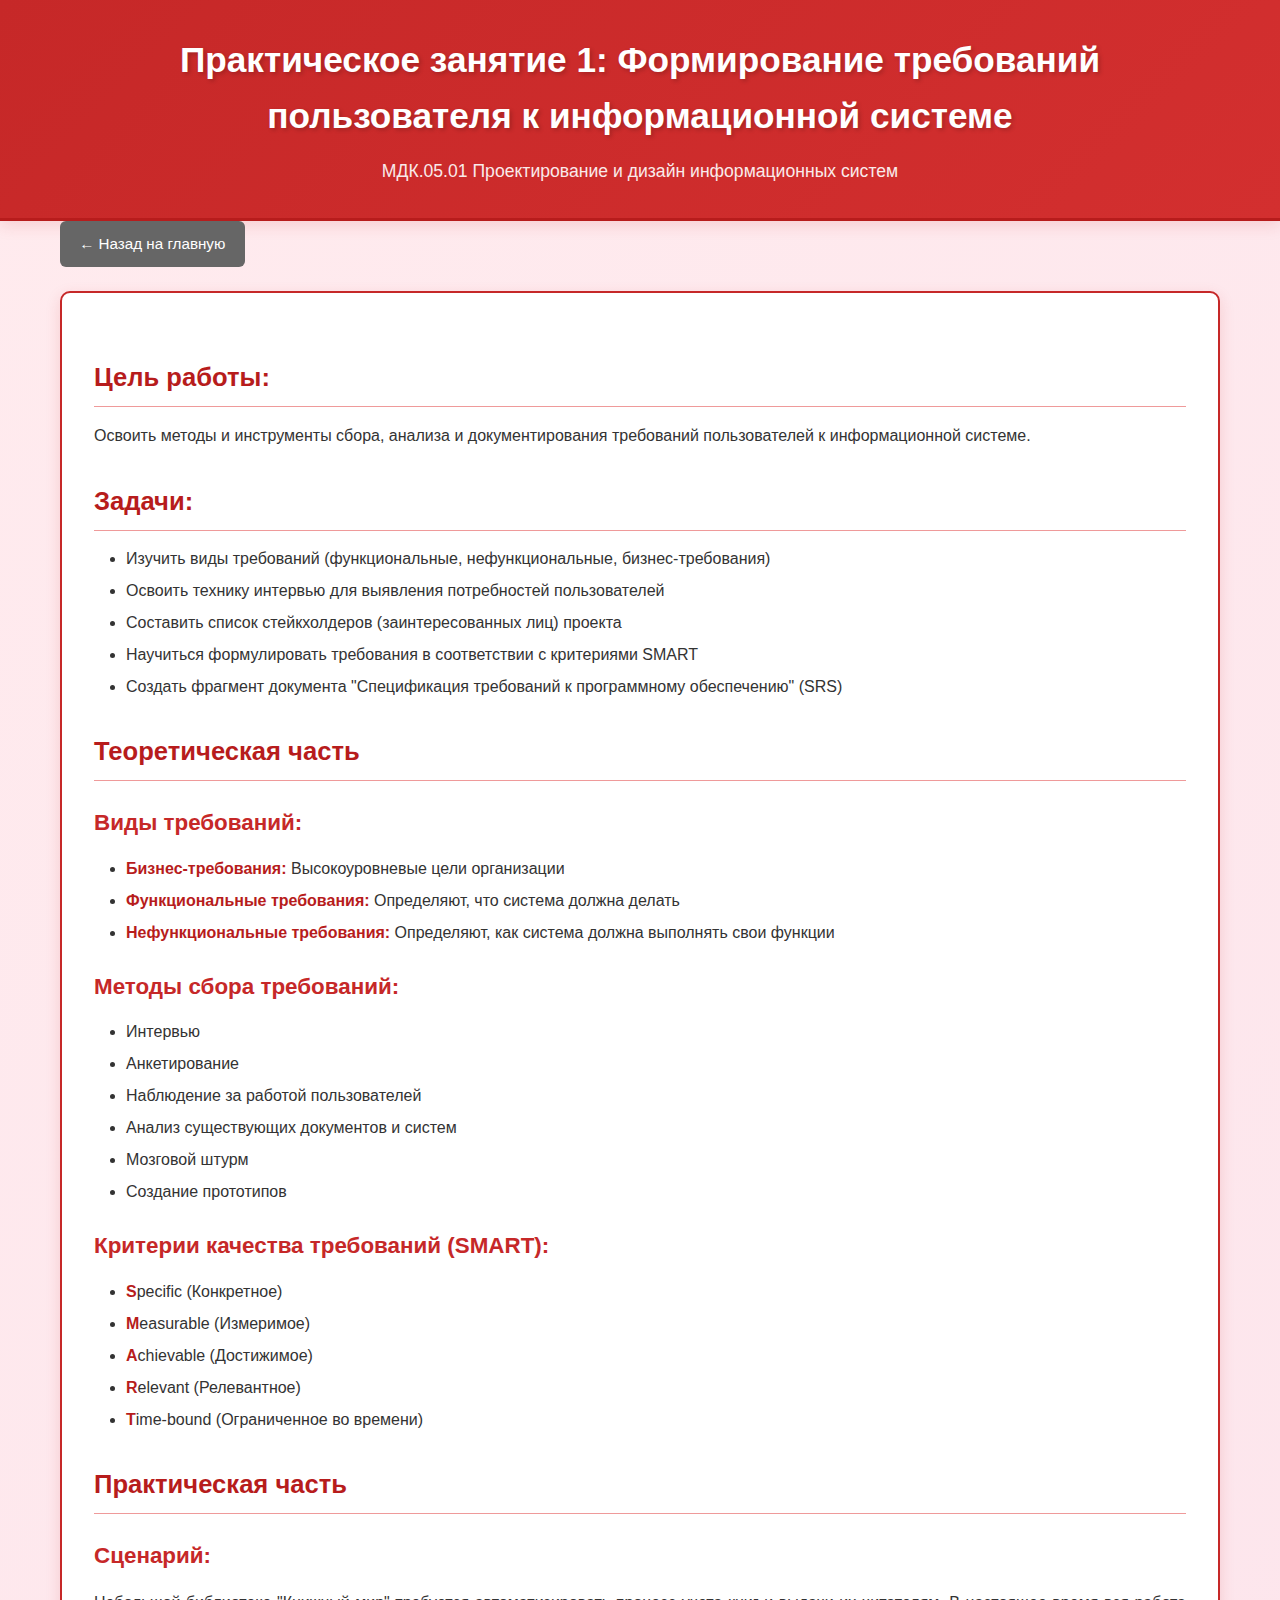
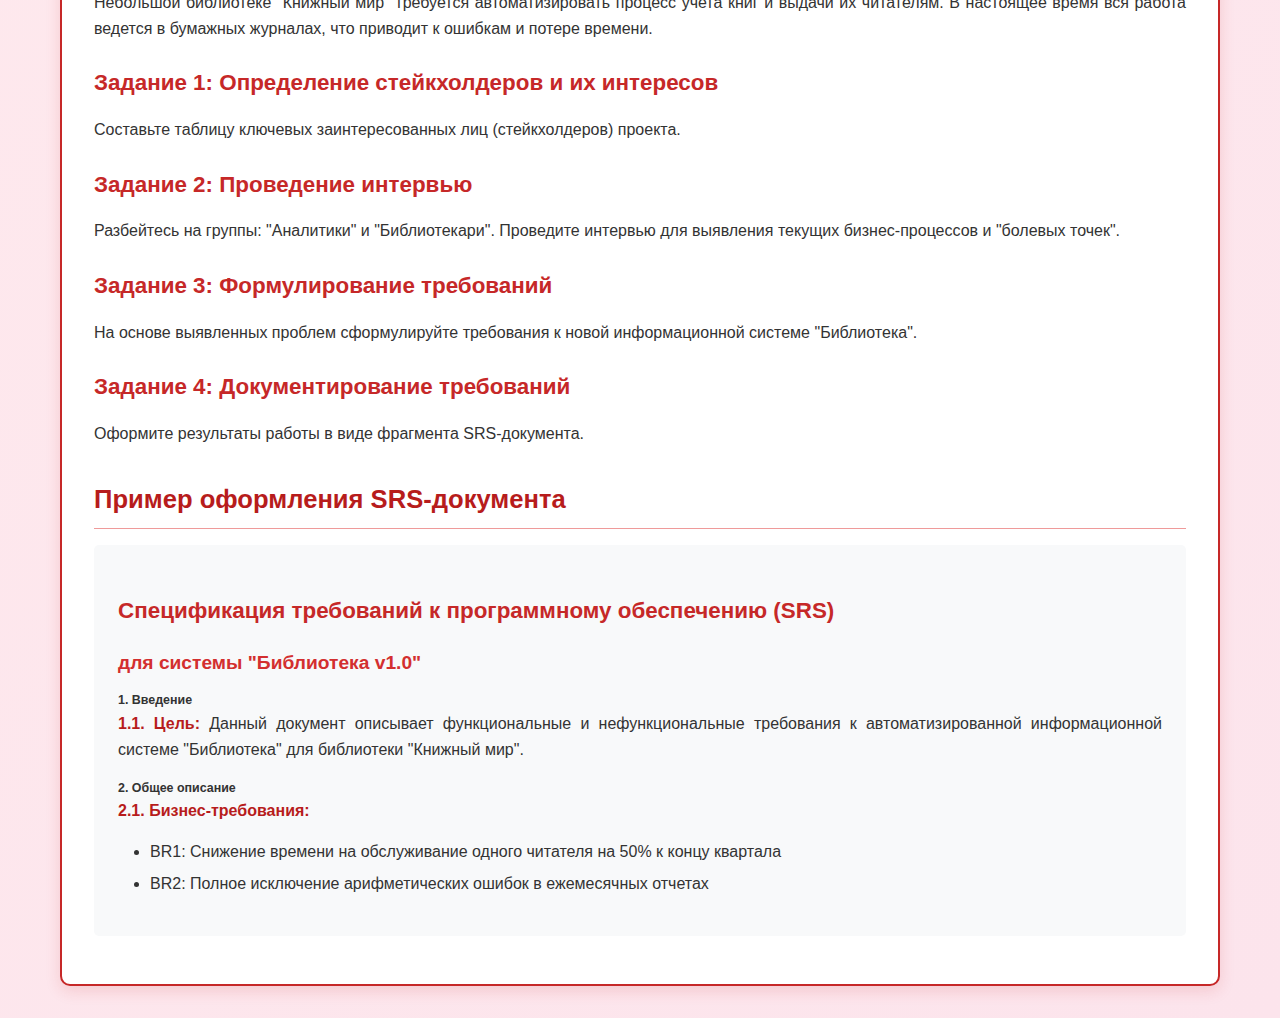
<file: practical/practical1.html>
<!DOCTYPE html>
<html lang="ru">
<head>
    <meta charset="UTF-8">
    <meta name="viewport" content="width=device-width, initial-scale=1.0">
    <title>Практическое занятие 1 - Формирование требований</title>
    <link rel="stylesheet" href="../style.css">
</head>
<body>
    <header>
        <div class="container">
            <h1>Практическое занятие 1: Формирование требований пользователя к информационной системе</h1>
            <p>МДК.05.01 Проектирование и дизайн информационных систем</p>
        </div>
    </header>

    <main class="container">
        <a href="../index.html" class="back-btn">← Назад на главную</a>
        
        <div class="lecture-content">
            <h2>Цель работы:</h2>
            <p>Освоить методы и инструменты сбора, анализа и документирования требований пользователей к информационной системе.</p>
            
            <h2>Задачи:</h2>
            <ul>
                <li>Изучить виды требований (функциональные, нефункциональные, бизнес-требования)</li>
                <li>Освоить технику интервью для выявления потребностей пользователей</li>
                <li>Составить список стейкхолдеров (заинтересованных лиц) проекта</li>
                <li>Научиться формулировать требования в соответствии с критериями SMART</li>
                <li>Создать фрагмент документа "Спецификация требований к программному обеспечению" (SRS)</li>
            </ul>
            
            <h2>Теоретическая часть</h2>
            
            <h3>Виды требований:</h3>
            <ul>
                <li><strong>Бизнес-требования:</strong> Высокоуровневые цели организации</li>
                <li><strong>Функциональные требования:</strong> Определяют, что система должна делать</li>
                <li><strong>Нефункциональные требования:</strong> Определяют, как система должна выполнять свои функции</li>
            </ul>
            
            <h3>Методы сбора требований:</h3>
            <ul>
                <li>Интервью</li>
                <li>Анкетирование</li>
                <li>Наблюдение за работой пользователей</li>
                <li>Анализ существующих документов и систем</li>
                <li>Мозговой штурм</li>
                <li>Создание прототипов</li>
            </ul>
            
            <h3>Критерии качества требований (SMART):</h3>
            <ul>
                <li><strong>S</strong>pecific (Конкретное)</li>
                <li><strong>M</strong>easurable (Измеримое)</li>
                <li><strong>A</strong>chievable (Достижимое)</li>
                <li><strong>R</strong>elevant (Релевантное)</li>
                <li><strong>T</strong>ime-bound (Ограниченное во времени)</li>
            </ul>
            
            <h2>Практическая часть</h2>
            
            <h3>Сценарий:</h3>
            <p>Небольшой библиотеке "Книжный мир" требуется автоматизировать процесс учета книг и выдачи их читателям. В настоящее время вся работа ведется в бумажных журналах, что приводит к ошибкам и потере времени.</p>
            
            <h3>Задание 1: Определение стейкхолдеров и их интересов</h3>
            <p>Составьте таблицу ключевых заинтересованных лиц (стейкхолдеров) проекта.</p>
            
            <h3>Задание 2: Проведение интервью</h3>
            <p>Разбейтесь на группы: "Аналитики" и "Библиотекари". Проведите интервью для выявления текущих бизнес-процессов и "болевых точек".</p>
            
            <h3>Задание 3: Формулирование требований</h3>
            <p>На основе выявленных проблем сформулируйте требования к новой информационной системе "Библиотека".</p>
            
            <h3>Задание 4: Документирование требований</h3>
            <p>Оформите результаты работы в виде фрагмента SRS-документа.</p>
            
            <h2>Пример оформления SRS-документа</h2>
            
            <div style="background: #f8f9fa; padding: 1.5rem; border-radius: 5px; margin: 1rem 0;">
                <h3>Спецификация требований к программному обеспечению (SRS)</h3>
                <h4>для системы "Библиотека v1.0"</h4>
                
                <h5>1. Введение</h5>
                <p><strong>1.1. Цель:</strong> Данный документ описывает функциональные и нефункциональные требования к автоматизированной информационной системе "Библиотека" для библиотеки "Книжный мир".</p>
                
                <h5>2. Общее описание</h5>
                <p><strong>2.1. Бизнес-требования:</strong></p>
                <ul>
                    <li>BR1: Снижение времени на обслуживание одного читателя на 50% к концу квартала</li>
                    <li>BR2: Полное исключение арифметических ошибок в ежемесячных отчетах</li>
                </ul
</file>
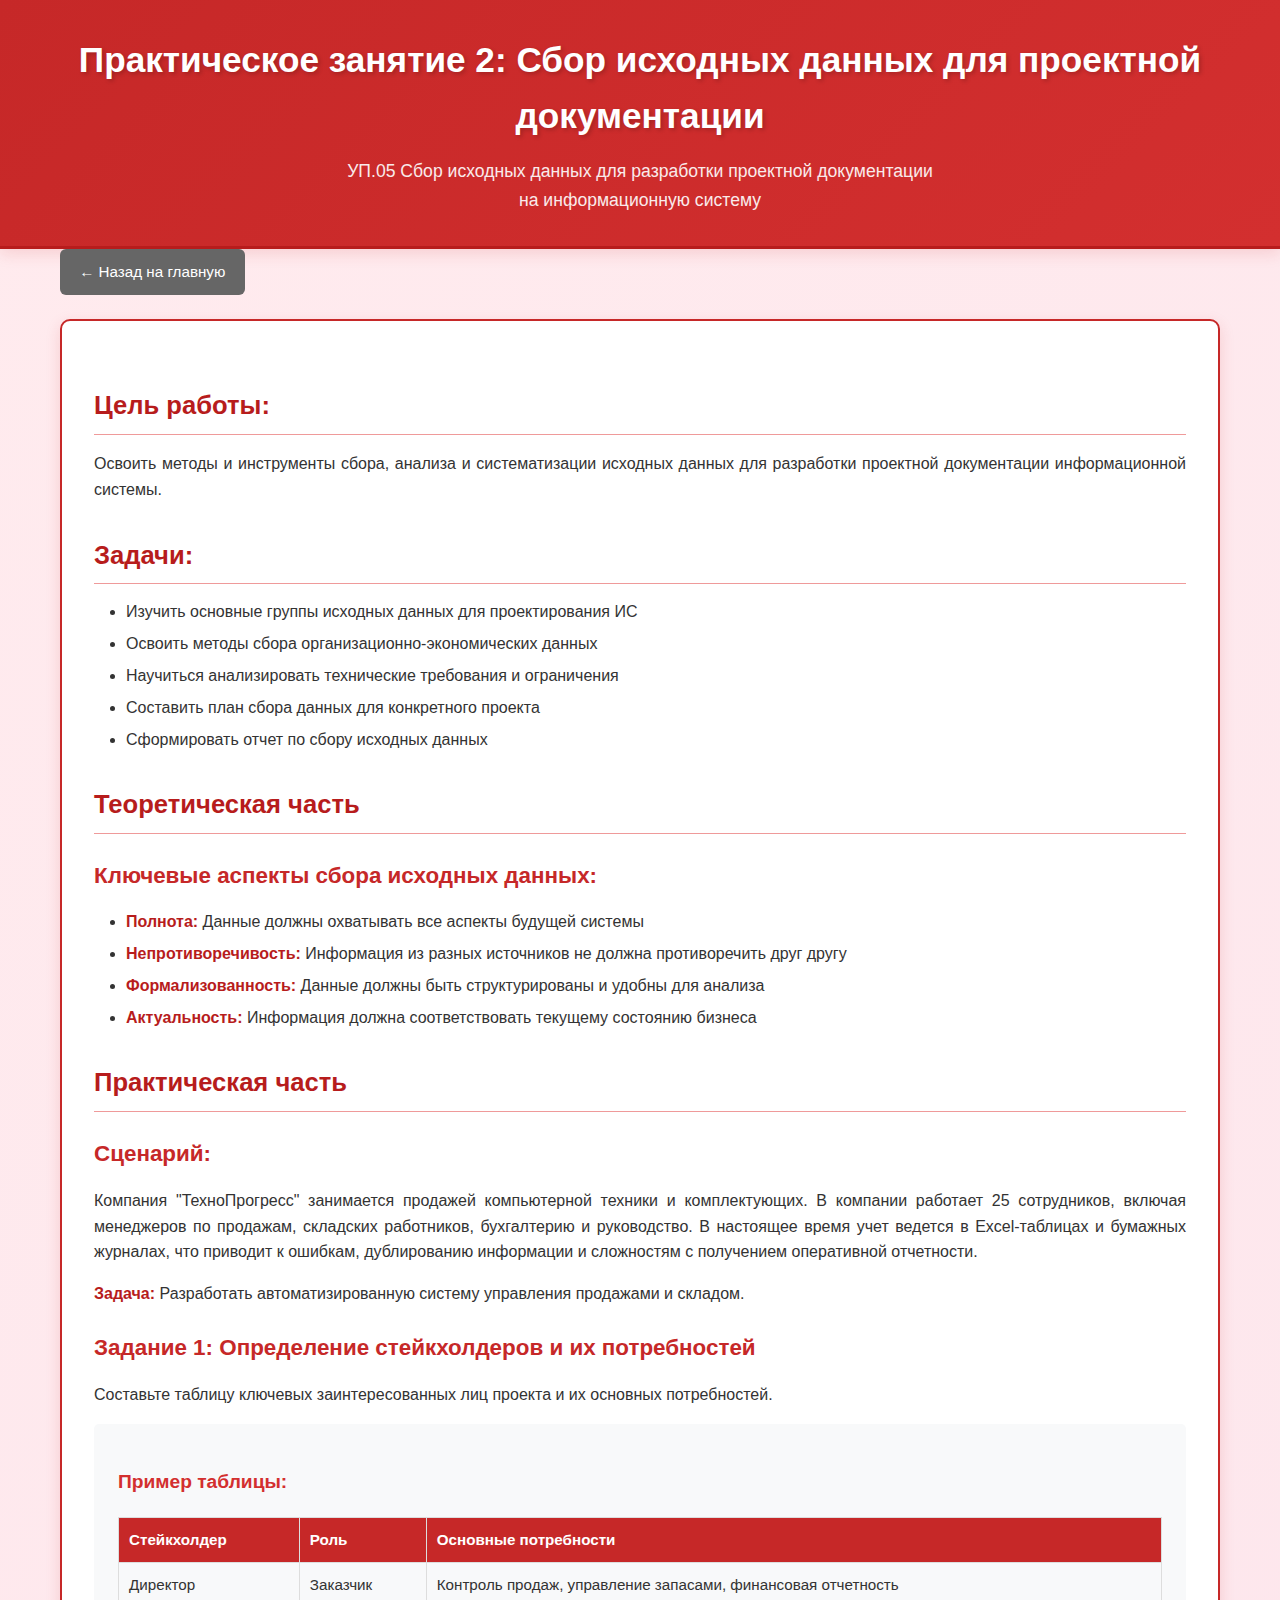
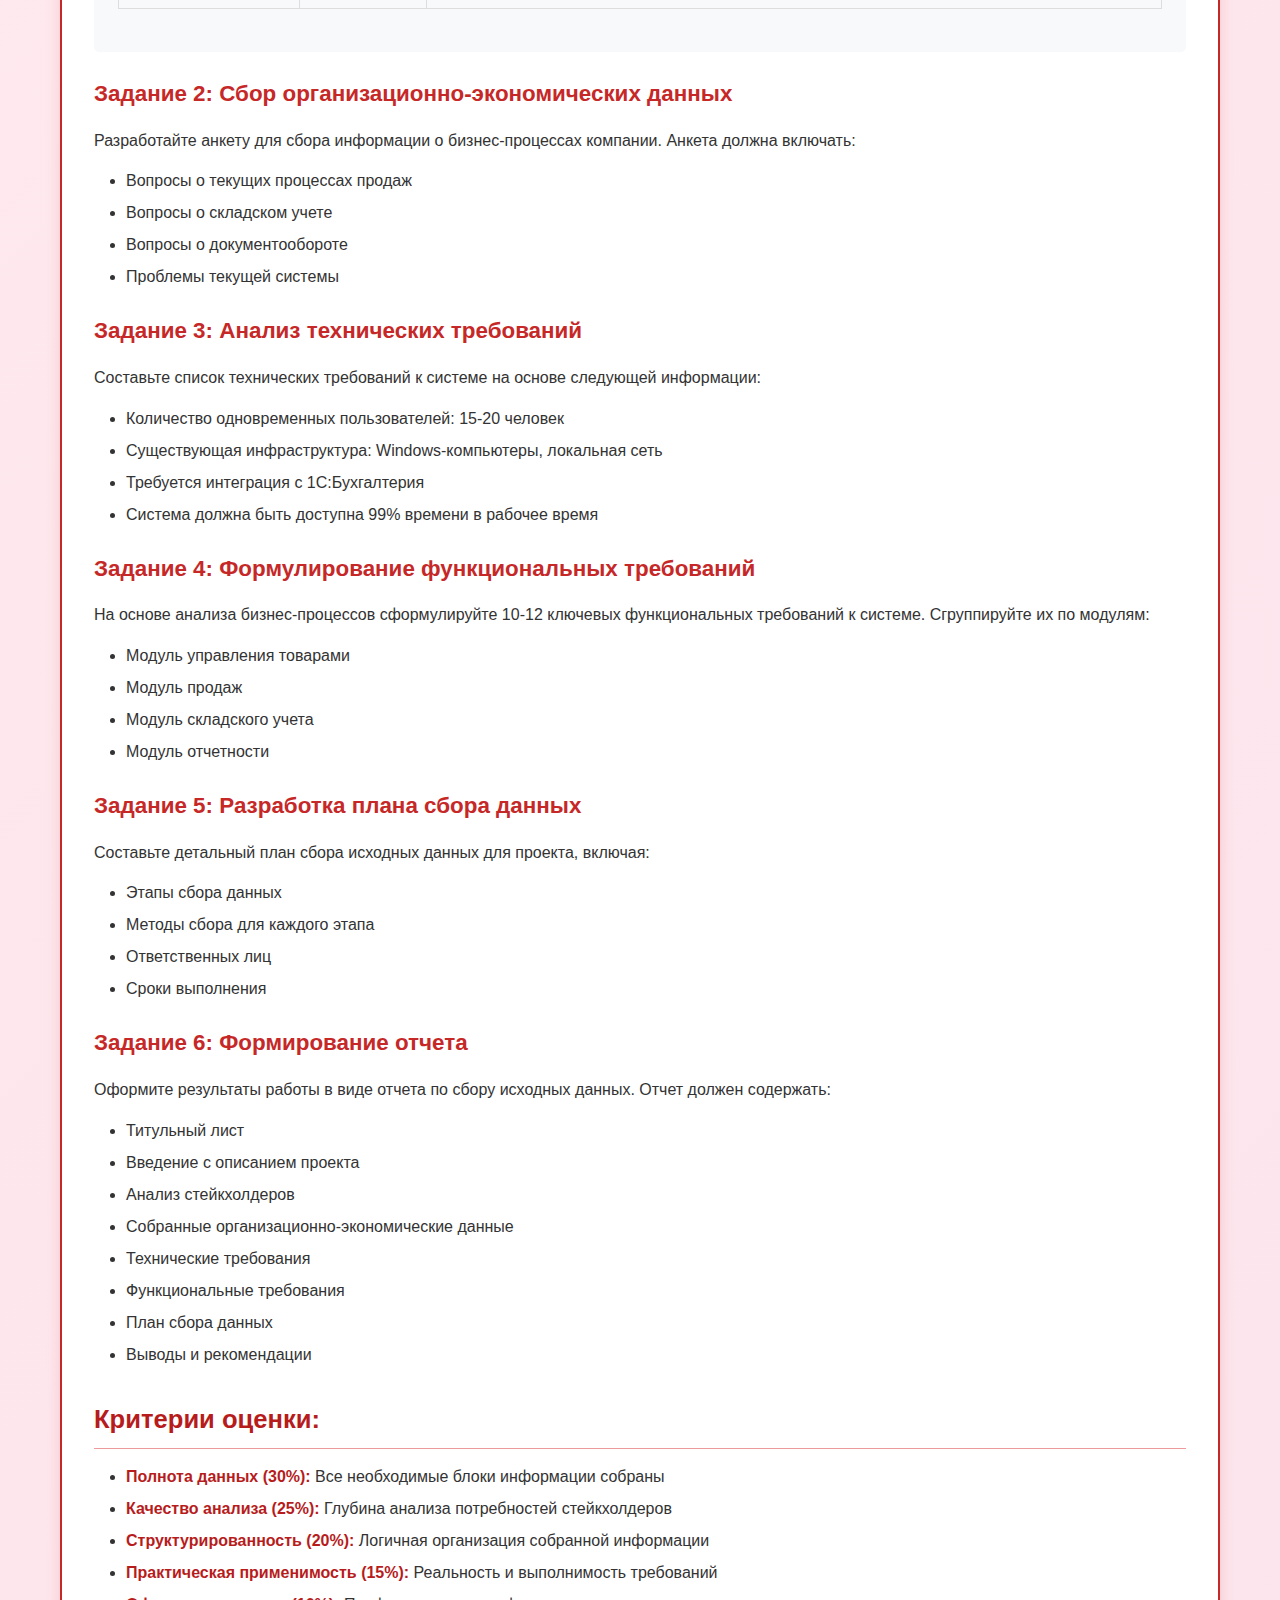
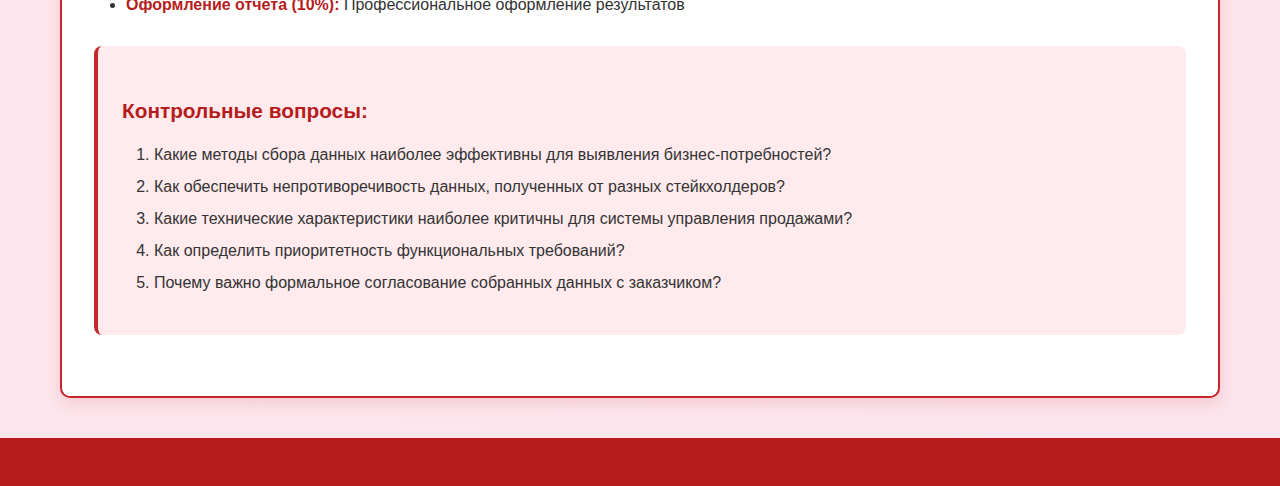
<file: practical/practical2.html>
<!DOCTYPE html>
<html lang="ru">
<head>
    <meta charset="UTF-8">
    <meta name="viewport" content="width=device-width, initial-scale=1.0">
    <title>Практическое занятие 2 - Сбор исходных данных</title>
    <link rel="stylesheet" href="../style.css">
</head>
<body>
    <header>
        <div class="container">
            <h1>Практическое занятие 2: Сбор исходных данных для проектной документации</h1>
            <p>УП.05 Сбор исходных данных для разработки проектной документации на информационную систему</p>
        </div>
    </header>

    <main class="container">
        <a href="../index.html" class="back-btn">← Назад на главную</a>
        
        <div class="lecture-content">
            <h2>Цель работы:</h2>
            <p>Освоить методы и инструменты сбора, анализа и систематизации исходных данных для разработки проектной документации информационной системы.</p>
            
            <h2>Задачи:</h2>
            <ul>
                <li>Изучить основные группы исходных данных для проектирования ИС</li>
                <li>Освоить методы сбора организационно-экономических данных</li>
                <li>Научиться анализировать технические требования и ограничения</li>
                <li>Составить план сбора данных для конкретного проекта</li>
                <li>Сформировать отчет по сбору исходных данных</li>
            </ul>
            
            <h2>Теоретическая часть</h2>
            
            <h3>Ключевые аспекты сбора исходных данных:</h3>
            <ul>
                <li><strong>Полнота:</strong> Данные должны охватывать все аспекты будущей системы</li>
                <li><strong>Непротиворечивость:</strong> Информация из разных источников не должна противоречить друг другу</li>
                <li><strong>Формализованность:</strong> Данные должны быть структурированы и удобны для анализа</li>
                <li><strong>Актуальность:</strong> Информация должна соответствовать текущему состоянию бизнеса</li>
            </ul>
            
            <h2>Практическая часть</h2>
            
            <h3>Сценарий:</h3>
            <p>Компания "ТехноПрогресс" занимается продажей компьютерной техники и комплектующих. В компании работает 25 сотрудников, включая менеджеров по продажам, складских работников, бухгалтерию и руководство. В настоящее время учет ведется в Excel-таблицах и бумажных журналах, что приводит к ошибкам, дублированию информации и сложностям с получением оперативной отчетности.</p>
            
            <p><strong>Задача:</strong> Разработать автоматизированную систему управления продажами и складом.</p>
            
            <h3>Задание 1: Определение стейкхолдеров и их потребностей</h3>
            <p>Составьте таблицу ключевых заинтересованных лиц проекта и их основных потребностей.</p>
            
            <div style="background: #f8f9fa; padding: 1.5rem; border-radius: 5px; margin: 1rem 0;">
                <h4>Пример таблицы:</h4>
                <table style="width: 100%; border-collapse: collapse;">
                    <thead>
                        <tr style="background: #ffd700;">
                            <th style="padding: 10px; border: 1px solid #ddd;">Стейкхолдер</th>
                            <th style="padding: 10px; border: 1px solid #ddd;">Роль</th>
                            <th style="padding: 10px; border: 1px solid #ddd;">Основные потребности</th>
                        </tr>
                    </thead>
                    <tbody>
                        <tr>
                            <td style="padding: 10px; border: 1px solid #ddd;">Директор</td>
                            <td style="padding: 10px; border: 1px solid #ddd;">Заказчик</td>
                            <td style="padding: 10px; border: 1px solid #ddd;">Контроль продаж, управление запасами, финансовая отчетность</td>
                        </tr>
                    </tbody>
                </table>
            </div>
            
            <h3>Задание 2: Сбор организационно-экономических данных</h3>
            <p>Разработайте анкету для сбора информации о бизнес-процессах компании. Анкета должна включать:</p>
            <ul>
                <li>Вопросы о текущих процессах продаж</li>
                <li>Вопросы о складском учете</li>
                <li>Вопросы о документообороте</li>
                <li>Проблемы текущей системы</li>
            </ul>
            
            <h3>Задание 3: Анализ технических требований</h3>
            <p>Составьте список технических требований к системе на основе следующей информации:</p>
            <ul>
                <li>Количество одновременных пользователей: 15-20 человек</li>
                <li>Существующая инфраструктура: Windows-компьютеры, локальная сеть</li>
                <li>Требуется интеграция с 1С:Бухгалтерия</li>
                <li>Система должна быть доступна 99% времени в рабочее время</li>
            </ul>
            
            <h3>Задание 4: Формулирование функциональных требований</h3>
            <p>На основе анализа бизнес-процессов сформулируйте 10-12 ключевых функциональных требований к системе. Сгруппируйте их по модулям:</p>
            <ul>
                <li>Модуль управления товарами</li>
                <li>Модуль продаж</li>
                <li>Модуль складского учета</li>
                <li>Модуль отчетности</li>
            </ul>
            
            <h3>Задание 5: Разработка плана сбора данных</h3>
            <p>Составьте детальный план сбора исходных данных для проекта, включая:</p>
            <ul>
                <li>Этапы сбора данных</li>
                <li>Методы сбора для каждого этапа</li>
                <li>Ответственных лиц</li>
                <li>Сроки выполнения</li>
            </ul>
            
            <h3>Задание 6: Формирование отчета</h3>
            <p>Оформите результаты работы в виде отчета по сбору исходных данных. Отчет должен содержать:</p>
            <ul>
                <li>Титульный лист</li>
                <li>Введение с описанием проекта</li>
                <li>Анализ стейкхолдеров</li>
                <li>Собранные организационно-экономические данные</li>
                <li>Технические требования</li>
                <li>Функциональные требования</li>
                <li>План сбора данных</li>
                <li>Выводы и рекомендации</li>
            </ul>
            
            <h2>Критерии оценки:</h2>
            <ul>
                <li><strong>Полнота данных (30%):</strong> Все необходимые блоки информации собраны</li>
                <li><strong>Качество анализа (25%):</strong> Глубина анализа потребностей стейкхолдеров</li>
                <li><strong>Структурированность (20%):</strong> Логичная организация собранной информации</li>
                <li><strong>Практическая применимость (15%):</strong> Реальность и выполнимость требований</li>
                <li><strong>Оформление отчета (10%):</strong> Профессиональное оформление результатов</li>
            </ul>
            
            <div class="questions-block">
                <h3>Контрольные вопросы:</h3>
                <ol>
                    <li>Какие методы сбора данных наиболее эффективны для выявления бизнес-потребностей?</li>
                    <li>Как обеспечить непротиворечивость данных, полученных от разных стейкхолдеров?</li>
                    <li>Какие технические характеристики наиболее критичны для системы управления продажами?</li>
                    <li>Как определить приоритетность функциональных требований?</li>
                    <li>Почему важно формальное согласование собранных данных с заказчиком?</li>
                </ol>
            </div>
        </div>
    </main>

    <footer>
        <div class
</file>
<file: style.css>
* {
    margin: 0;
    padding: 0;
    box-sizing: border-box;
}

:root {
    --primary-red: #c62828;
    --secondary-red: #d32f2f;
    --dark-red: #b71c1c;
    --light-red: #ffebee;
    --accent-red: #ef9a9a;
    --text-dark: #333;
    --text-light: #666;
    --white: #ffffff;
    --shadow: rgba(198, 40, 40, 0.15);
}

body {
    font-family: 'Segoe UI', Tahoma, Geneva, Verdana, sans-serif;
    line-height: 1.6;
    color: var(--text-dark);
    background: linear-gradient(135deg, var(--light-red) 0%, #fce4ec 100%);
    min-height: 100vh;
    font-size: 15px;
}

.container {
    max-width: 1200px;
    margin: 0 auto;
    padding: 0 20px;
}

/* Header */
header {
    background: linear-gradient(135deg, var(--primary-red), var(--secondary-red));
    color: var(--white);
    padding: 2rem 0;
    text-align: center;
    box-shadow: 0 4px 15px var(--shadow);
    border-bottom: 3px solid var(--dark-red);
}

header h1 {
    font-size: 2.2rem;
    margin-bottom: 0.8rem;
    text-shadow: 2px 2px 4px rgba(0,0,0,0.2);
}

header p {
    font-size: 1.1rem;
    opacity: 0.9;
    max-width: 600px;
    margin: 0 auto;
}

/* Main content */
main {
    padding: 2.5rem 0;
}

section {
    margin-bottom: 3rem;
}

h2 {
    color: var(--dark-red);
    margin-bottom: 1.5rem;
    font-size: 1.8rem;
    border-bottom: 2px solid var(--primary-red);
    padding-bottom: 0.6rem;
    text-align: center;
}

/* Welcome card */
.welcome-card {
    background: var(--white);
    border: 2px solid var(--primary-red);
    border-radius: 10px;
    padding: 2rem;
    text-align: center;
    box-shadow: 0 6px 20px var(--shadow);
    margin-bottom: 2.5rem;
}

.welcome-card h2 {
    color: var(--dark-red);
    border: none;
    font-size: 1.7rem;
    margin-bottom: 1rem;
}

.welcome-card p {
    font-size: 1.05rem;
    color: var(--text-light);
    line-height: 1.6;
}

/* Cards grid */
.cards-grid {
    display: grid;
    grid-template-columns: repeat(auto-fit, minmax(300px, 1fr));
    gap: 1.5rem;
}

.card {
    background: var(--white);
    border: 2px solid var(--primary-red);
    border-radius: 8px;
    padding: 1.8rem;
    box-shadow: 0 5px 15px var(--shadow);
    transition: all 0.3s ease;
    position: relative;
    overflow: hidden;
}

.card::before {
    content: '';
    position: absolute;
    top: 0;
    left: 0;
    right: 0;
    height: 4px;
    background: linear-gradient(90deg, var(--primary-red), var(--secondary-red));
}

.card:hover {
    transform: translateY(-5px);
    box-shadow: 0 10px 25px rgba(198, 40, 40, 0.2);
}

.card-icon {
    font-size: 2.2rem;
    margin-bottom: 1rem;
    text-align: center;
}

.card h3 {
    color: var(--dark-red);
    margin-bottom: 1rem;
    font-size: 1.3rem;
    text-align: center;
}

.card p {
    color: var(--text-light);
    margin-bottom: 1.5rem;
    line-height: 1.5;
    text-align: center;
    font-size: 0.95rem;
}

/* Buttons */
.btn {
    display: block;
    background: linear-gradient(135deg, var(--primary-red), var(--secondary-red));
    color: var(--white);
    padding: 0.8rem 1.5rem;
    text-decoration: none;
    border-radius: 6px;
    font-weight: 600;
    transition: all 0.3s ease;
    border: none;
    cursor: pointer;
    text-align: center;
    font-size: 0.95rem;
    margin-top: auto;
}

.btn:hover {
    background: linear-gradient(135deg, var(--secondary-red), var(--primary-red));
    transform: translateY(-2px);
    box-shadow: 0 5px 15px rgba(198, 40, 40, 0.3);
}

/* Resources section */
.resources-section {
    background: var(--white);
    padding: 2rem;
    border-radius: 10px;
    border: 2px solid var(--primary-red);
    box-shadow: 0 5px 15px var(--shadow);
}

.resources-grid {
    display: grid;
    grid-template-columns: repeat(auto-fit, minmax(280px, 1fr));
    gap: 1.5rem;
}

.resource-card {
    background: var(--light-red);
    padding: 1.5rem;
    border-radius: 8px;
    border: 1px solid var(--accent-red);
}

.resource-card h3 {
    color: var(--dark-red);
    margin-bottom: 1rem;
    font-size: 1.2rem;
}

.resource-card ul {
    list-style: none;
}

.resource-card li {
    margin-bottom: 0.6rem;
    padding-left: 1.5rem;
    position: relative;
    font-size: 0.95rem;
}

.resource-card li::before {
    content: '•';
    color: var(--primary-red);
    font-weight: bold;
    position: absolute;
    left: 0;
}

.resource-card a {
    color: var(--text-dark);
    text-decoration: none;
    transition: color 0.3s ease;
    font-size: 0.95rem;
}

.resource-card a:hover {
    color: var(--primary-red);
    text-decoration: underline;
}

/* Footer */
footer {
    background: var(--dark-red);
    color: var(--white);
    text-align: center;
    padding: 1.5rem 0;
    margin-top: 2.5rem;
    font-size: 0.9rem;
}

footer p {
    margin-bottom: 0.5rem;
}

footer p:last-child {
    margin-bottom: 0;
    opacity: 0.8;
}

/* Lecture content styles */
.lecture-content {
    background: var(--white);
    padding: 2rem;
    border-radius: 10px;
    box-shadow: 0 5px 15px var(--shadow);
    margin-bottom: 2rem;
    border: 2px solid var(--primary-red);
}

.lecture-content h1 {
    color: var(--dark-red);
    margin-bottom: 1.5rem;
    font-size: 2rem;
    text-align: center;
    border-bottom: 2px solid var(--primary-red);
    padding-bottom: 1rem;
}

.lecture-content h2 {
    color: var(--dark-red);
    margin: 2rem 0 1rem 0;
    font-size: 1.6rem;
    text-align: left;
    border-bottom: 1px solid var(--accent-red);
    padding-bottom: 0.5rem;
}

.lecture-content h3 {
    color: #c62828;
    margin: 1.5rem 0 1rem 0;
    font-size: 1.4rem;
}

.lecture-content h4 {
    color: #d32f2f;
    margin: 1.2rem 0 0.8rem 0;
    font-size: 1.2rem;
}

.lecture-content p {
    margin-bottom: 1rem;
    line-height: 1.6;
    text-align: justify;
    font-size: 1rem;
}

.lecture-content ul, .lecture-content ol {
    margin: 1rem 0;
    padding-left: 2rem;
    font-size: 1rem;
}

.lecture-content li {
    margin-bottom: 0.5rem;
    line-height: 1.5;
}

.lecture-content strong {
    color: var(--dark-red);
}

.back-btn {
    display: inline-flex;
    align-items: center;
    background: var(--text-light);
    color: var(--white);
    padding: 0.7rem 1.2rem;
    text-decoration: none;
    border-radius: 6px;
    margin-bottom: 1.5rem;
    transition: background 0.3s ease;
    font-weight: 500;
    font-size: 0.95rem;
}

.back-btn:hover {
    background: #555;
    transform: translateX(-3px);
}

/* Question blocks */
.questions-block {
    background: var(--light-red);
    padding: 1.5rem;
    border-radius: 8px;
    border-left: 4px solid var(--primary-red);
    margin: 1.8rem 0;
    font-size: 1rem;
}

.questions-block h3 {
    color: var(--dark-red);
    margin-bottom: 1rem;
    font-size: 1.3rem;
}

/* Tables */
table {
    width: 100%;
    border-collapse: collapse;
    margin: 1.2rem 0;
    font-size: 0.95rem;
}

th {
    background: var(--primary-red);
    color: var(--white);
    padding: 0.8rem;
    border: 1px solid var(--dark-red);
    text-align: left;
}

td {
    padding: 0.8rem;
    border: 1px solid #ddd;
}

/* Code blocks */
code {
    background: var(--light-red);
    padding: 0.2rem 0.4rem;
    border-radius: 3px;
    font-family: 'Courier New', monospace;
    font-size: 0.9rem;
    color: var(--dark-red);
}

/* Responsive */
@media (max-width: 768px) {
    .cards-grid {
        grid-template-columns: 1fr;
    }
    
    header h1 {
        font-size: 1.8rem;
    }
    
    .lecture-content {
        padding: 1.5rem;
    }
    
    h2 {
        font-size: 1.6rem;
    }
    
    .welcome-card {
        padding: 1.5rem;
    }
}

@media (max-width: 480px) {
    .container {
        padding: 0 15px;
    }
    
    header {
        padding: 1.5rem 0;
    }
    
    header h1 {
        font-size: 1.5rem;
    }
    
    .card {
        padding: 1.5rem;
    }
    
    .lecture-content {
        padding: 1.2rem;
    }
    
    .lecture-content h1 {
        font-size: 1.7rem;
    }
}
</file>
